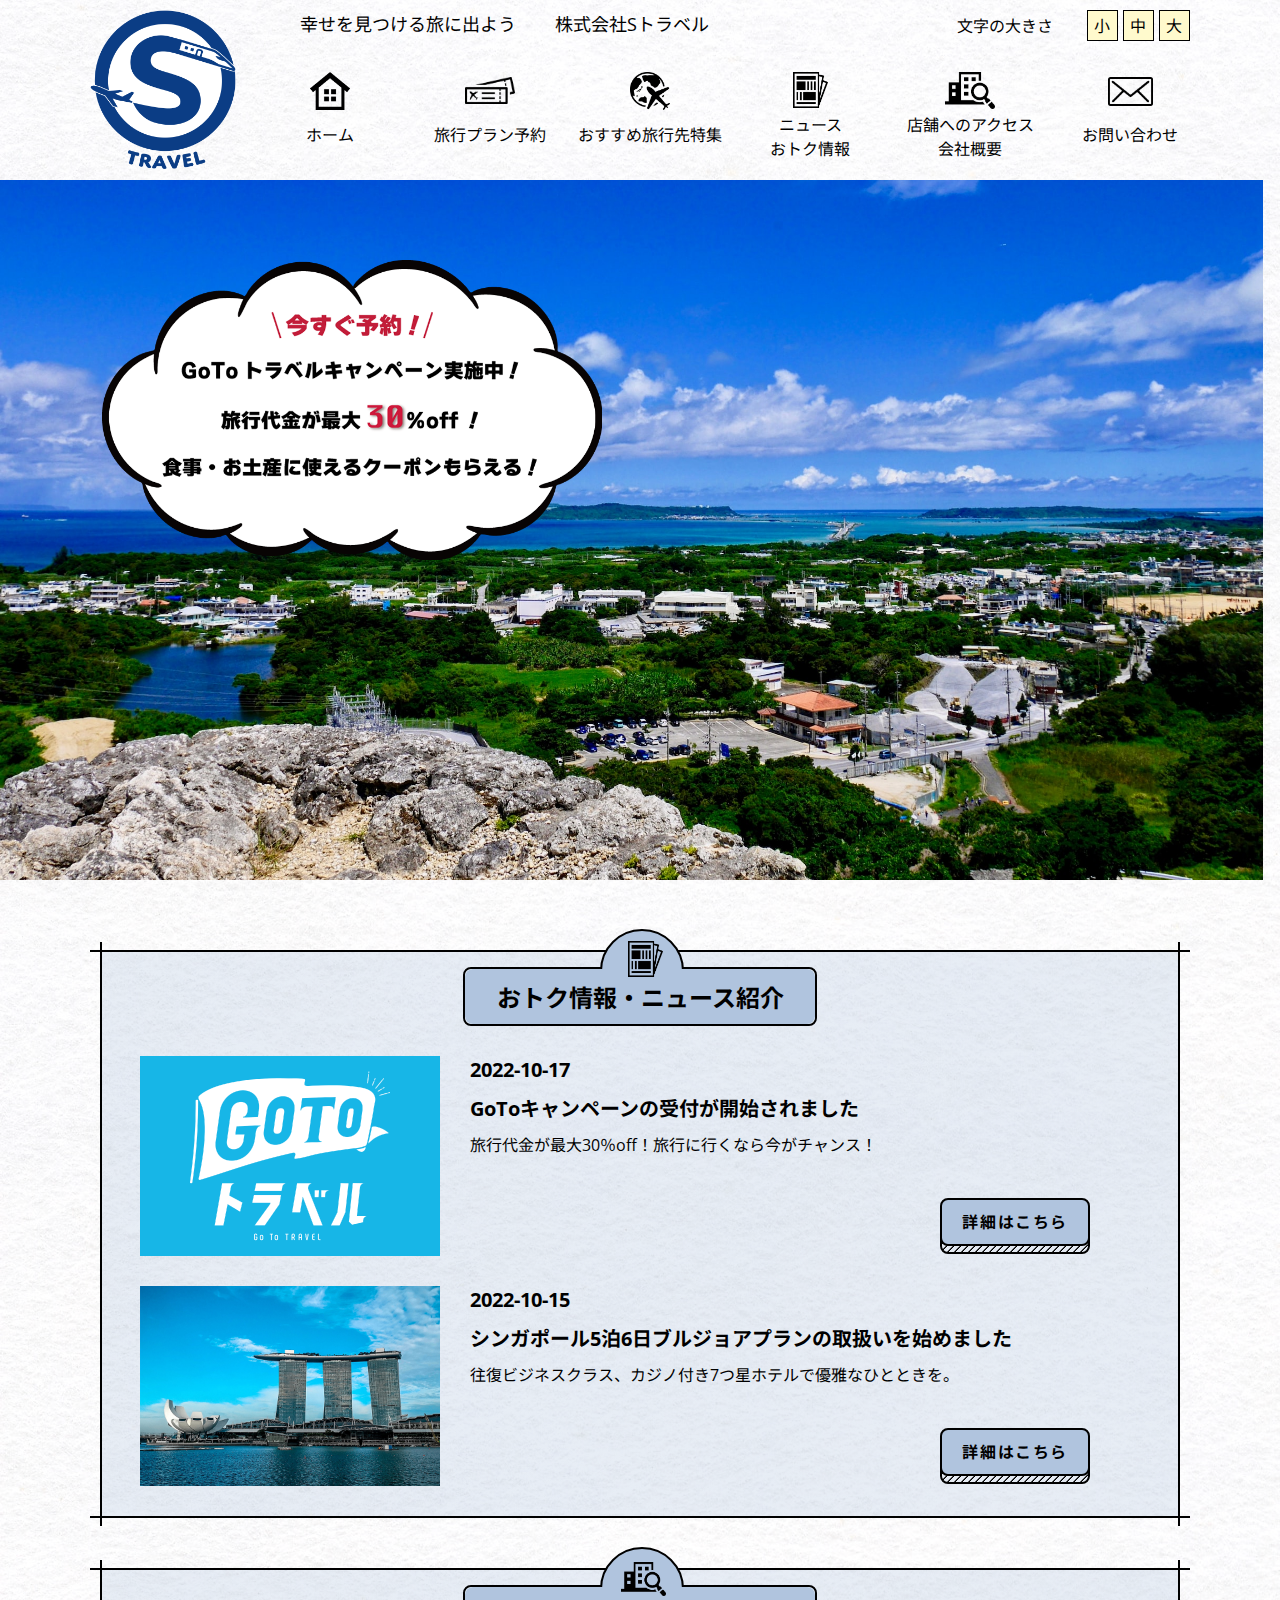
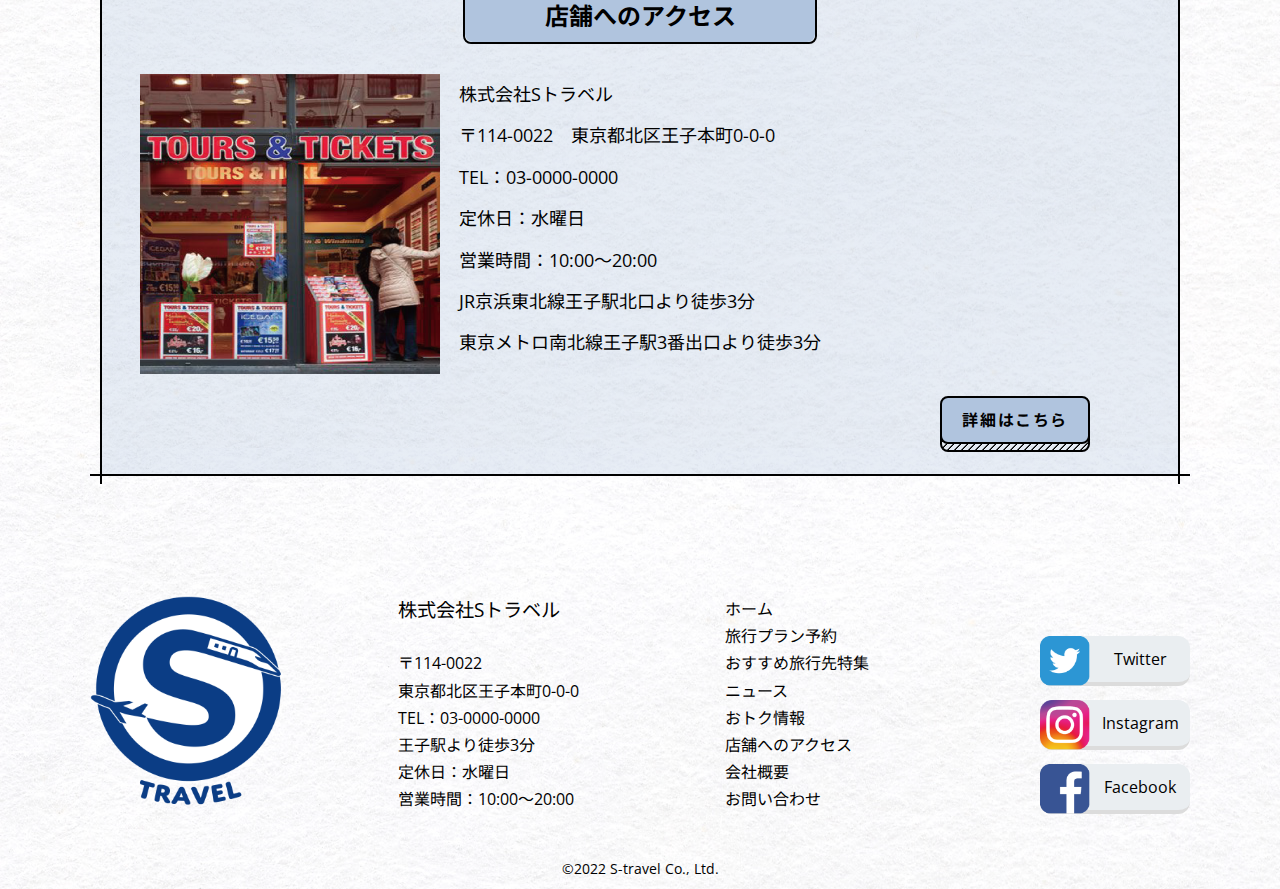
<file: index.html>
<!DOCTYPE html>
<html lang="ja">

<head>
    <meta charset="UTF-8">
    <meta name="viewport" content="width=device-width, initial-scale=1.0">
    <title>Sトラベル</title>
    <link rel="stylesheet" href="assets/css/common.css">
    <link rel="stylesheet" href="assets/css/top.css">
    <link rel="icon" href="favicon.ico">
    <!-- google fontsここから -->
    <!-- noto sans & open sans -->
    <link rel="preconnect" href="https://fonts.googleapis.com">
    <link rel="preconnect" href="https://fonts.gstatic.com" crossorigin>
    <link href="https://fonts.googleapis.com/css2?family=Noto+Sans+JP&display=swap" rel="stylesheet">
    <link href="https://fonts.googleapis.com/css2?family=Open+Sans&text=0123456789&display=swap" rel="stylesheet">
    <!-- google fontsここまで -->
    <script src="assets/js/jquery-3.6.1.min.js"></script>
    <script src="assets/js/common.js"></script>
    <script src="assets/js/top.js"></script>
</head>

<body>
    <header>
        <div class="bg">
            <div class="inner">
                <!-- ハンバーガーメニュー -->
                <div class="openbtn">
                    <div class="openbtn-area"><span></span><span></span><span></span></div>
                </div>

                <div class="ds_f jc_sb">
                    <!-- logo -->
                    <div class="header_logo"><a href="#"><img src="assets/images/S-travel.png"
                                alt="Sトラベル"></a>
                    </div>

                    <div class="header_content ds_f">
                        <div class="header_word ds_f jc_sb">
                            <p>幸せを見つける旅に出よう</p>
                            <p class="s_travel">株式会社Sトラベル</p>
                            <ul class="size_btn ds_f">
                                <li>文字の大きさ</li>
                                <li><a href="#">小</a></li>
                                <li><a href="#">中</a></li>
                                <li><a href="#">大</a></li>
                            </ul>
                        </div>
                        <!-- nav -->
                        <nav id="g-nav">
                            <ul class="ta_c">
                                <li><a href="#">ホーム</a></li>
                                <li><a href="plan/index.html">旅行プラン予約</a>
                                    <ul>
                                        <li><a href="plan/index.html#domestic">国内</a></li>
                                        <li><a href="plan/index.html#overseas">海外</a></li>
                                    </ul>
                                </li>
                                <li><a href="feature/index.html">おすすめ旅行先特集</a>
                                    <ul>
                                        <li><a href="feature/index.html#domestic">国内</a></li>
                                        <li><a href="feature/index.html#overseas">海外</a></li>
                                    </ul>
                                </li>
                                <li><a href="news/index.html">ニュース<br>おトク情報</a>
                                    <ul>
                                        <li><a href="news/index.html#news">ニュース</a></li>
                                        <li><a href="news/index.html#value">おトク情報</a></li>
                                    </ul>
                                </li>
                                <li><a href="about/index.html">店舗へのアクセス<br>会社概要</a>
                                    <ul>
                                        <li><a href="about/index.html#access">店舗へのアクセス</a></li>
                                        <li><a href="about/index.html#company">会社概要</a></li>
                                    </ul>
                                </li>
                                <li><a href="contact/index.html">お問い合わせ</a></li>
                            </ul>
                        </nav>
                    </div>
                </div>
            </div>
        </div>
    </header>
    <!-- ここまで共通 -->

    <main>
        <!-- main_visual -->
        <div class="main_visual">
            <ul class="slide ta_c">
                <li><img src="assets/images/mv_okinawa.jpg" alt="沖縄の写真"></li>
                <li><img src="assets/images/mv_map.jpg" alt="世界地図"></li>
                <li><img src="assets/images/mv_shop.jpg" alt="店内写真"></li>
            </ul>
            <div class="inner"><a href="plan/index.html"><img class="sample" src="assets/images/goto_banner.png"
                        alt="GoToバナー"></a></div>

        </div>

        <!-- innerここから -->
        <div class="inner">
            <!-- news -->
            <article class="top_news line">
                <h1>
                    <i></i><span>おトク情報・ニュース紹介</span>
                </h1>

                <!-- news1 -->
                <div class="top_news1 ds_f">
                    <img src="assets/images/GoTo.png" alt="GoToキャンペーン">
                    <section>
                        <h2>2022-10-17</h2>
                        <h2>GoToキャンペーンの受付が開始されました</h2>
                        <p>旅行代金が最大30％off！旅行に行くなら今がチャンス！</p>

                        <div><a href="news/index.html#news1" class="detail_btn section_btn1"><span>詳細はこちら</span></a>
                        </div>
                    </section>
                </div>

                <!-- news2 -->
                <div class="top_news2 ds_f">
                    <img src="assets/images/singapore.jpg" alt="シンガポール">
                    <section>
                        <h2>2022-10-15</h2>
                        <h2>シンガポール5泊6日ブルジョアプランの取扱いを始めました</h2>
                        <p>往復ビジネスクラス、カジノ付き7つ星ホテルで優雅なひとときを。</p>

                        <div><a href="news/index.html#news2" class="detail_btn section_btn1"><span>詳細はこちら</span></a>
                        </div>
                    </section>
                </div>
            </article>

            <!-- access -->
            <article class="top_access line">
                <h1>
                    <i></i><span>店舗へのアクセス</span>
                </h1>

                <div class="ds_f jc_sb">
                    <img src="assets/images/shop_photo.png" alt="店内写真">
                    <address>
                        株式会社Sトラベル
                        <br>〒114-0022　東京都北区王子本町0-0-0
                        <br>TEL：03-0000-0000
                        <br>定休日：水曜日
                        <br>営業時間：10:00～20:00
                        <br><span>JR京浜東北線王子駅北口より徒歩3分</span>
                        <br><span>東京メトロ南北線王子駅3番出口より徒歩3分</span>
                    </address>
                    <iframe
                        src="https://www.google.com/maps/embed?pb=!1m18!1m12!1m3!1d1144.7667695828634!2d139.73510771619794!3d35.75352352483738!2m3!1f0!2f0!3f0!3m2!1i1024!2i768!4f13.1!3m3!1m2!1s0x6018927c421fa863%3A0xafda75ce8990d2c2!2z44CSMTE0LTAwMjIg5p2x5Lqs6YO95YyX5Yy6546L5a2Q5pys55S677yR5LiB55uu77yR4oiS77yR77yS!5e0!3m2!1sja!2sjp!4v1665985936625!5m2!1sja!2sjp"
                        width="300" height="300" style="border:0;" allowfullscreen="" loading="lazy"
                        referrerpolicy="no-referrer-when-downgrade"></iframe>
                </div>

                <div class="article_btn"><a href="about/index.html"
                        class="detail_btn section_btn2"><span>詳細はこちら</span></a></div>
            </article>
            <!-- innerここまで -->
        </div>
    </main>

    <!-- ここから共通 -->
    <footer id="footer">
        <div class="ds_f jc_sb inner">

            <!-- footer_logo -->
            <div class="footer_logo"><a href="#"><img src="assets/images/S-travel.png" alt="Sトラベル"></a></div>

            <!-- 会社情報 -->
            <address class="footer_address">
                <span>株式会社Sトラベル</span>
                <br>〒114-0022
                <br>東京都北区王子本町0-0-0
                <br>TEL：<a tabindex="-1">03-0000-0000</a>
                <br>王子駅より徒歩3分
                <br>定休日：水曜日
                <br>営業時間：10:00～20:00
            </address>


            <!-- footer_nav -->
            <ul class="footer_nav">
                <li><a href="#">ホーム</a></li>
                <li><a href="plan/index.html">旅行プラン予約</a></li>
                <li><a href="feature/index.html">おすすめ旅行先特集</a></li>
                <li><a href="news/index.html">ニュース</a></li>
                <li><a href="news/index.html#value">おトク情報</a></li>
                <li><a href="about/index.html">店舗へのアクセス</a></li>
                <li><a href="about/index.html#company">会社概要</a></li>
                <li><a href="contact/index.html">お問い合わせ</a></li>
            </ul>

            <!-- SNS_icon -->
            <ul class="sns ds_f">
                <li>
                    <a href="https://twitter.com/" class="sns_btn ds_f">
                        <div class="btn_icon twitter"></div>
                        <div class="btn_text">Twitter</div>
                    </a>
                </li>

                <li>
                    <a href="https://www.instagram.com/" class="sns_btn ds_f">
                        <div class="btn_icon instagram"></div>
                        <div class="btn_text">Instagram</div>
                    </a>
                </li>

                <li>
                    <a href="https://www.facebook.com/" class="sns_btn ds_f">
                        <div class="btn_icon facebook"></div>
                        <div class="btn_text">Facebook</div>
                    </a>
                </li>
            </ul>

            <!-- SNS_icon_SP -->
            <ul class="sns_sp ds_f">
                <li><a href="https://twitter.com/">
                        <div class="btn_icon twitter"></div>
                    </a></li>

                <li><a href="https://www.instagram.com/">
                        <div class="btn_icon instagram"></div>
                    </a></li>

                <li><a href="https://www.facebook.com/">
                        <div class="btn_icon facebook"></div>
                    </a></li>
            </ul>

            <!-- TOPへ戻る -->
            <div id="page-top">
                <a href="#">
                    <ul class="ds_f jc_sb">
                        <li>TOPへ</li>
                        <li>戻る</li>
                    </ul>
                </a>
            </div>
        </div>
        <p class="copy ta_c">&copy;2022 S-travel Co., Ltd.</p>
    </footer>
</body>

</html>
</file>
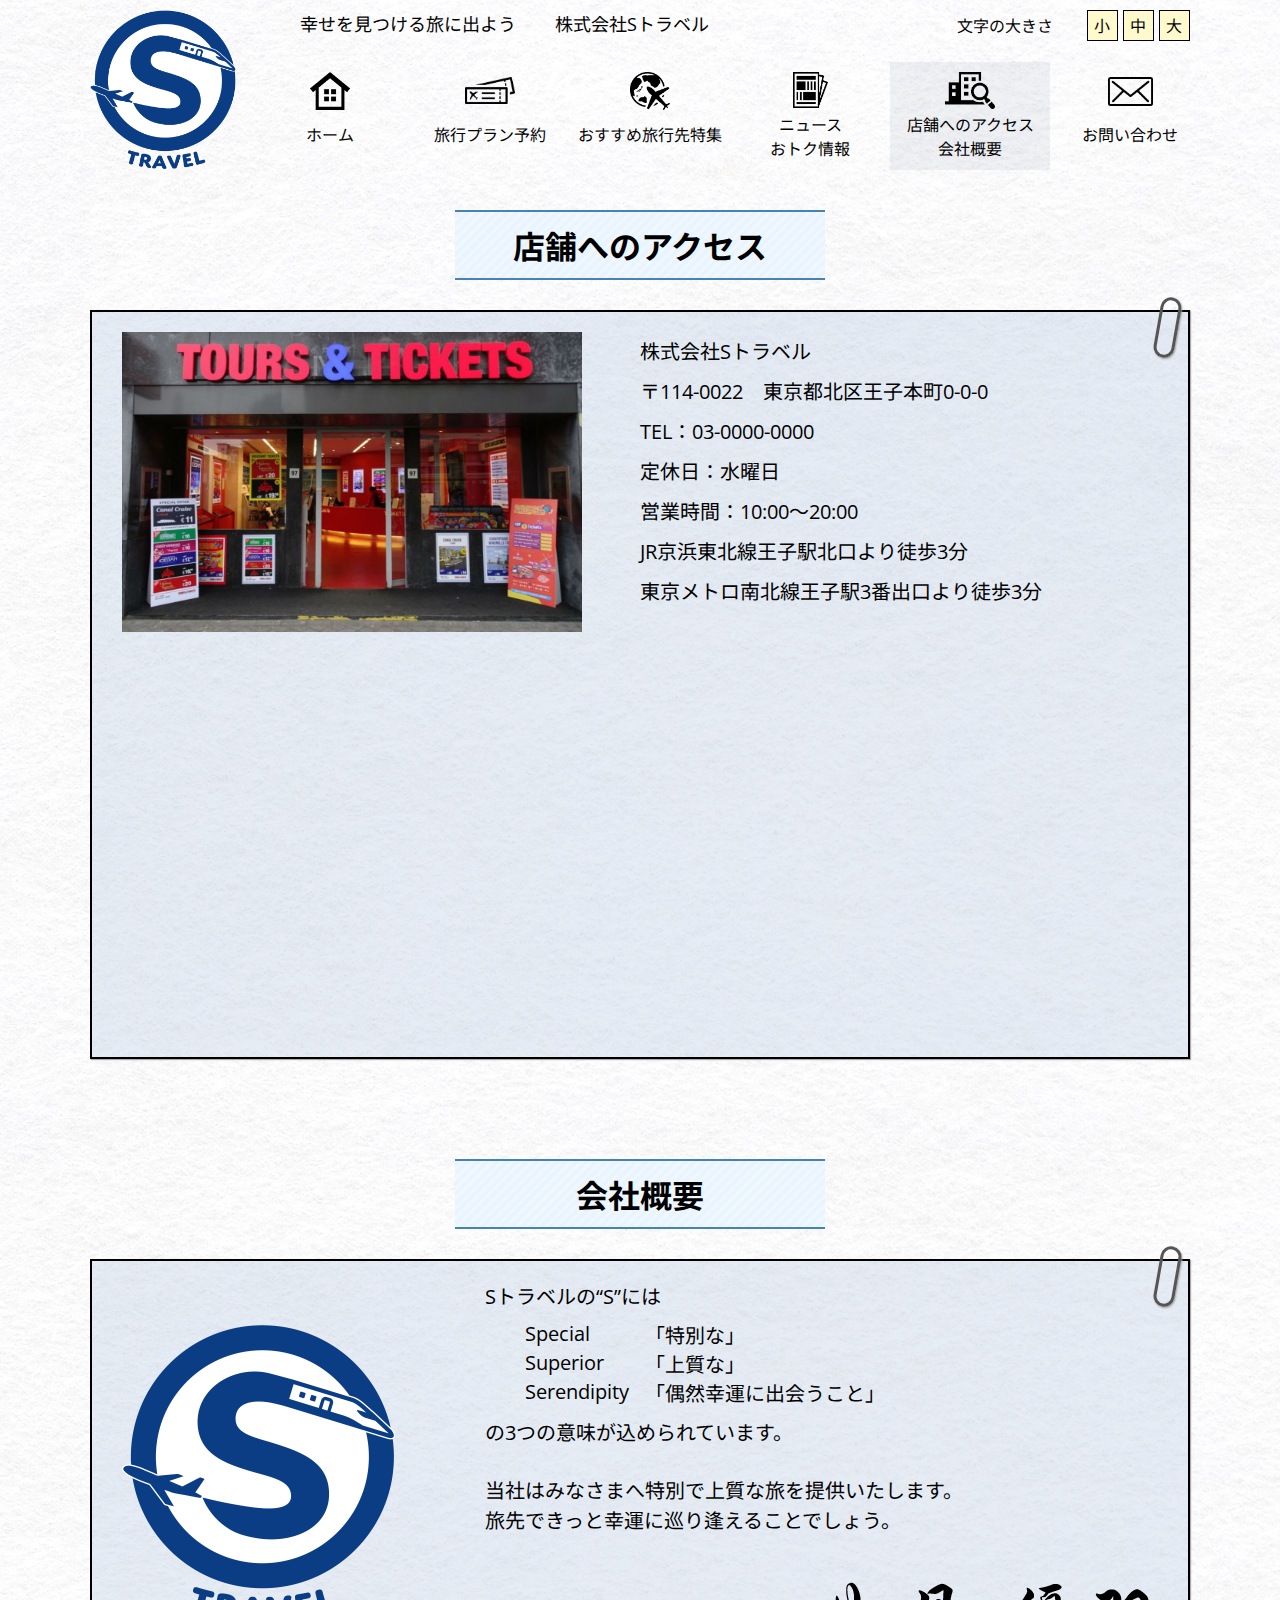
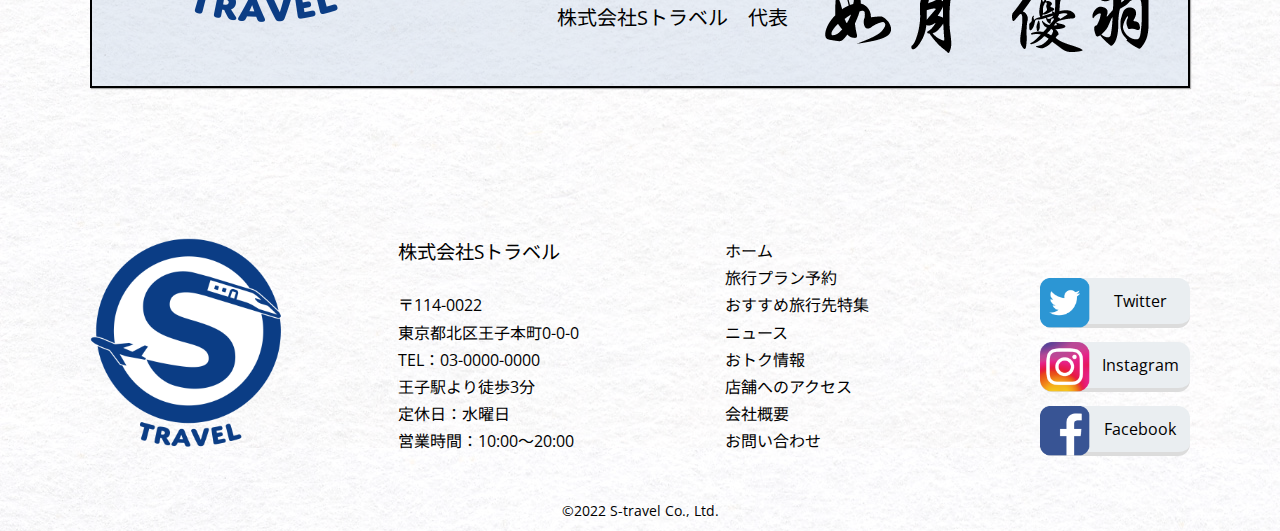
<file: about/index.html>
<!DOCTYPE html>
<html lang="ja">

<head>
    <meta charset="UTF-8">
    <meta name="viewport" content="width=device-width, initial-scale=1.0">
    <title>店舗へのアクセス・会社概要 ｜ Sトラベル</title>
    <link rel="stylesheet" href="../assets/css/common.css">
    <link rel="stylesheet" href="../assets/css/about.css">
    <link rel="icon" href="../favicon.ico">
    <!-- google fontsここから -->
    <!-- noto sans & open sans -->
    <link rel="preconnect" href="https://fonts.googleapis.com">
    <link rel="preconnect" href="https://fonts.gstatic.com" crossorigin>
    <link href="https://fonts.googleapis.com/css2?family=Noto+Sans+JP&display=swap" rel="stylesheet">
    <link href="https://fonts.googleapis.com/css2?family=Open+Sans&text=0123456789&display=swap" rel="stylesheet">
    <!-- google fontsここまで -->
    <script src="../assets/js/jquery-3.6.1.min.js"></script>
    <script src="../assets/js/common.js"></script>
</head>

<body>
    <header>
        <div class="bg">
            <div class="inner">
                <!-- ハンバーガーメニュー -->
                <div class="openbtn">
                    <div class="openbtn-area"><span></span><span></span><span></span></div>
                </div>

                <div class="ds_f jc_sb">
                    <!-- logo -->
                    <div class="header_logo"><a href="../index.html"><img src="../assets/images/S-travel.png"
                                alt="Sトラベル"></a></div>

                    <div class="header_content ds_f">
                        <div class="header_word ds_f jc_sb">
                            <p>幸せを見つける旅に出よう</p>
                            <p class="s_travel">株式会社Sトラベル</p>
                            <ul class="size_btn ds_f">
                                <li>文字の大きさ</li>
                                <li><a href="#">小</a></li>
                                <li><a href="#">中</a></li>
                                <li><a href="#">大</a></li>
                            </ul>
                        </div>
                        <!-- nav -->
                        <nav id="g-nav">
                            <ul class="ta_c">
                                <li><a href="../index.html">ホーム</a></li>
                                <li><a href="../plan/index.html">旅行プラン予約</a>
                                    <ul>
                                        <li><a href="../plan/index.html#domestic">国内</a></li>
                                        <li><a href="../plan/index.html#overseas">海外</a></li>
                                    </ul>
                                </li>
                                <li><a href="../feature/index.html">おすすめ旅行先特集</a>
                                    <ul>
                                        <li><a href="../feature/index.html#domestic">国内</a></li>
                                        <li><a href="../feature/index.html#overseas">海外</a></li>
                                    </ul>
                                </li>
                                <li><a href="../news/index.html">ニュース<br>おトク情報</a>
                                    <ul>
                                        <li><a href="../news/index.html#news">ニュース</a></li>
                                        <li><a href="../news/index.html#value">おトク情報</a></li>
                                    </ul>
                                </li>
                                <li><a href="#">店舗へのアクセス<br>会社概要</a>
                                    <ul>
                                        <li><a href="../about/index.html#access">店舗へのアクセス</a></li>
                                        <li><a href="../about/index.html#company">会社概要</a></li>
                                    </ul>
                                </li>
                                <li><a href="../contact/index.html">お問い合わせ</a></li>
                            </ul>
                        </nav>
                    </div>
                </div>
            </div>
        </div>
    </header>
    <!-- ここまで共通 -->

    <main>
        <!-- main_visual -->
        <!--
        <div class="main_visual">
            <ul class="slide ta_c">
                <li>
                    <img src="../assets/images/mv_okinawa.jpg" alt="沖縄の写真">
                    <div class="inner"><img class="sample" src="../assets/images/goto_banner.png" alt="GoToバナー"></div>
                </li>
            </ul>
        </div>
        -->
        <!-- innerここから -->
        <div class="inner">

            <!-- 店舗へのアクセス -->
            <h1 id="acccess" class="ta_c">店舗へのアクセス</h1>
            <div class="access">
                <div class="ds_f jc_sb">
                    <img src="../assets/images/shop.jpg" alt="店舗外観写真">
                    <address>
                        株式会社Sトラベル
                        <br>〒114-0022　東京都北区王子本町0-0-0
                        <br>TEL：<a tabindex="-1">03-0000-0000</a>
                        <br>定休日：水曜日
                        <br>営業時間：10:00～20:00
                        <br><span>JR京浜東北線王子駅北口より徒歩3分</span>
                        <br><span>東京メトロ南北線王子駅3番出口より徒歩3分</span>
                    </address>
                </div>
                <iframe
                    src="https://www.google.com/maps/embed?pb=!1m18!1m12!1m3!1d1144.7667695828634!2d139.73510771619794!3d35.75352352483738!2m3!1f0!2f0!3f0!3m2!1i1024!2i768!4f13.1!3m3!1m2!1s0x6018927c421fa863%3A0xafda75ce8990d2c2!2z44CSMTE0LTAwMjIg5p2x5Lqs6YO95YyX5Yy6546L5a2Q5pys55S677yR5LiB55uu77yR4oiS77yR77yS!5e0!3m2!1sja!2sjp!4v1665985936625!5m2!1sja!2sjp"
                     style="border:0;" allowfullscreen="" loading="lazy"
                    referrerpolicy="no-referrer-when-downgrade"></iframe>
            </div>

            <!-- 会社概要 -->
            <h1 id="company" class="ta_c">会社概要</h1>
            <div class="company">
                <div class="ds_f jc_sb">
                    <img src="../assets/images/S-travel.png" alt="Sトラベル">
                    <div class="company_section">
                        <p>Sトラベルの&ldquo;S&rdquo;には</p>
                        <dl>
                            <dt>Special</dt>
                            <dd>「特別な」</dd>
                            <dt>Superior</dt>
                            <dd>「上質な」</dd>
                            <dt>Serendipity</dt>
                            <dd>「偶然幸運に出会うこと」</dd>
                        </dl>
                        <p>の3つの意味が込められています。</p>
                        <p class="break">当社はみなさまへ特別で上質な旅を提供いたします。
                            <br>旅先できっと幸運に巡り逢えることでしょう。
                        </p>
                        <ul class="name ds_f">
                            <li>株式会社Sトラベル　代表</li>
                            <li><img src="../assets/images/name.png" alt="如月優羽"></li>
                        </ul>
                    </div>
                </div>
            </div>

        <!-- innerここまで -->
        </div>
    </main>

    <!-- ここから共通 -->
    <footer id="footer">
        <div class="ds_f jc_sb inner">

            <!-- footer_logo -->
            <div class="footer_logo"><a href="../index.html"><img src="../assets/images/S-travel.png" alt="Sトラベル"></a>
            </div>

            <!-- 会社情報 -->
            <address class="footer_address">
                <span>株式会社Sトラベル</span>
                <br>〒114-0022
                <br>東京都北区王子本町0-0-0
                <br>TEL：<a tabindex="-1">03-0000-0000</a>
                <br>王子駅より徒歩3分
                <br>定休日：水曜日
                <br>営業時間：10:00～20:00
            </address>


            <!-- footer_nav -->
            <ul class="footer_nav">
                <li><a href="../index.html">ホーム</a></li>
                <li><a href="../plan/index.html">旅行プラン予約</a></li>
                <li><a href="../feature/index.html">おすすめ旅行先特集</a></li>
                <li><a href="../news/index.html">ニュース</a></li>
                <li><a href="../news/index.html#value">おトク情報</a></li>
                <li><a href="../about/index.html#access">店舗へのアクセス</a></li>
                <li><a href="../about/index.html#company">会社概要</a></li>
                <li><a href="../contact/index.html">お問い合わせ</a></li>
            </ul>

            <!-- SNS_icon -->
            <ul class="sns ds_f">
                <li>
                    <a href="https://twitter.com/" class="sns_btn ds_f">
                        <div class="btn_icon twitter"></div>
                        <div class="btn_text">Twitter</div>
                    </a>
                </li>

                <li>
                    <a href="https://www.instagram.com/" class="sns_btn ds_f">
                        <div class="btn_icon instagram"></div>
                        <div class="btn_text">Instagram</div>
                    </a>
                </li>

                <li>
                    <a href="https://www.facebook.com/" class="sns_btn ds_f">
                        <div class="btn_icon facebook"></div>
                        <div class="btn_text">Facebook</div>
                    </a>
                </li>
            </ul>

            <!-- SNS_icon_SP -->
            <ul class="sns_sp ds_f">
                <li><a href="https://twitter.com/">
                        <div class="btn_icon twitter"></div>
                    </a></li>

                <li><a href="https://www.instagram.com/">
                        <div class="btn_icon instagram"></div>
                    </a></li>

                <li><a href="https://www.facebook.com/">
                        <div class="btn_icon facebook"></div>
                    </a></li>
            </ul>

            <!-- TOPへ戻る -->
            <div id="page-top">
                <a href="#">
                    <ul class="ds_f jc_sb">
                        <li>TOPへ</li>
                        <li>戻る</li>
                    </ul>
                </a>
            </div>
        </div>
        <p class="copy ta_c">&copy;2022 S-travel Co., Ltd.</p>
    </footer>
</body>

</html>
</file>
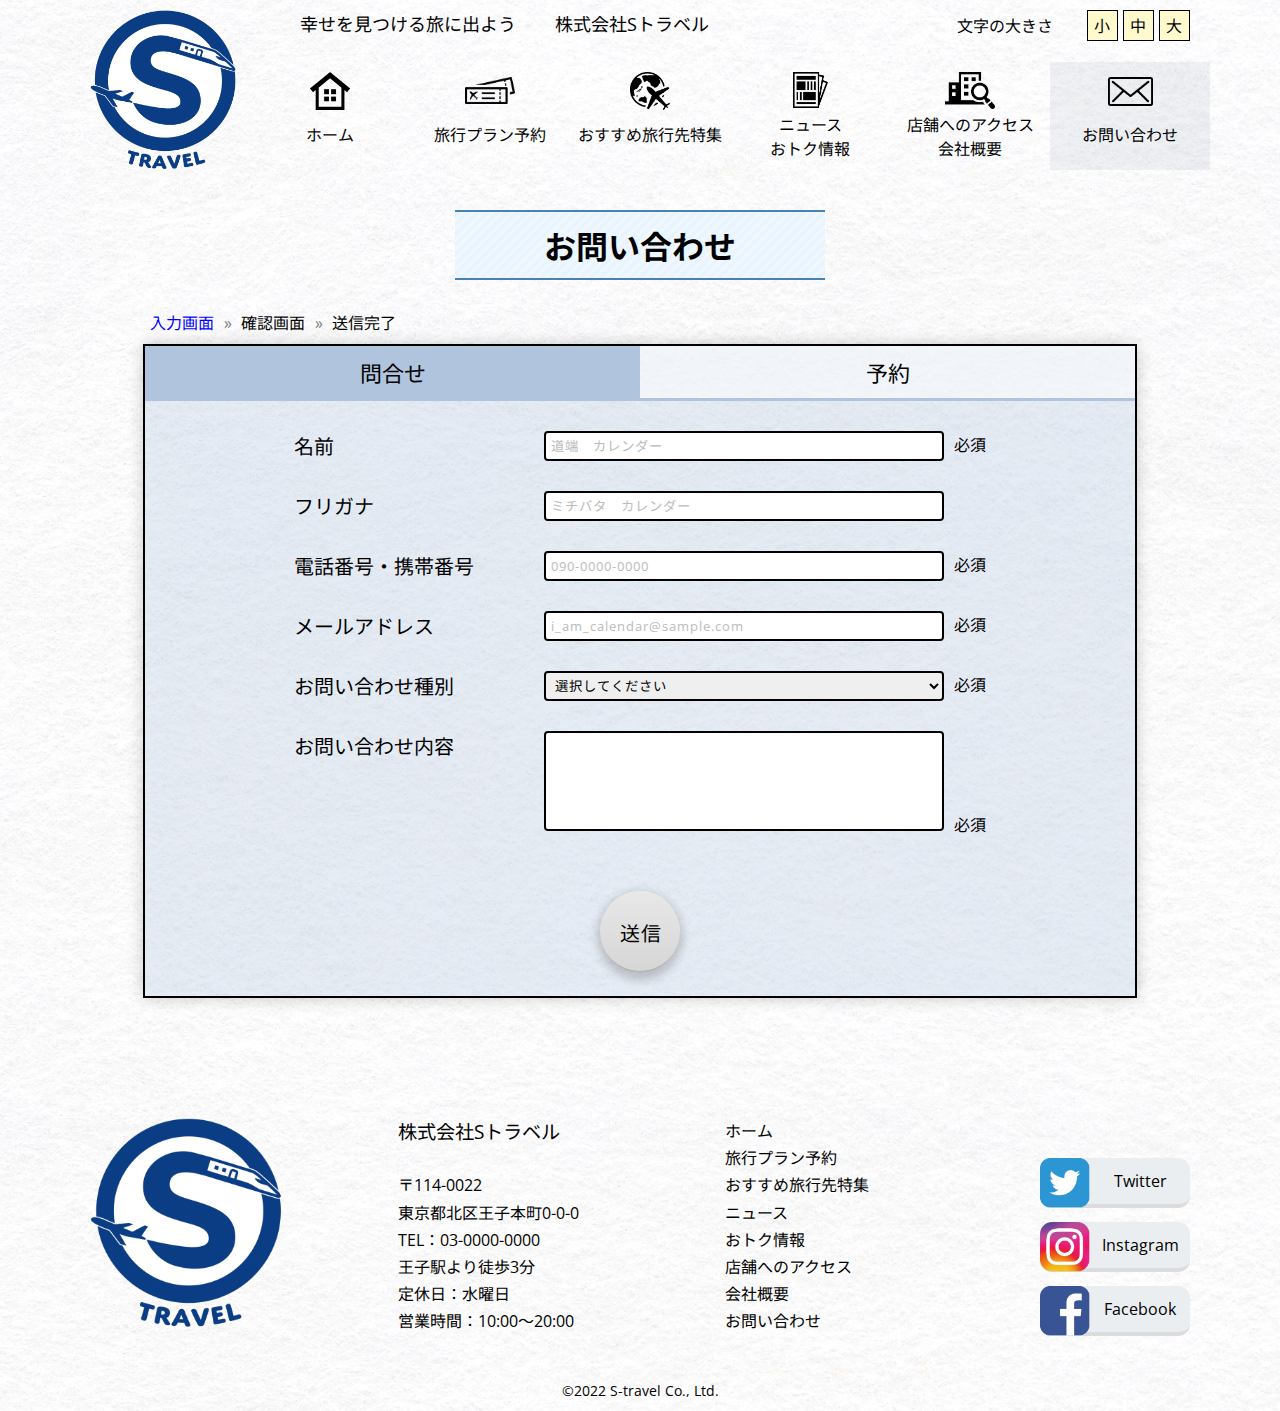
<file: contact/index.html>
<!DOCTYPE html>
<html lang="ja">

<head>
    <meta charset="UTF-8">
    <meta name="viewport" content="width=device-width, initial-scale=1.0">
    <title>お問い合わせ ｜ Sトラベル</title>
    <link rel="stylesheet" href="../assets/css/common.css">
    <link rel="stylesheet" href="../assets/css/contact.css">
    <link rel="icon" href="../favicon.ico">
    <!-- google fontsここから -->
    <!-- noto sans & open sans -->
    <link rel="preconnect" href="https://fonts.googleapis.com">
    <link rel="preconnect" href="https://fonts.gstatic.com" crossorigin>
    <link href="https://fonts.googleapis.com/css2?family=Noto+Sans+JP&display=swap" rel="stylesheet">
    <link href="https://fonts.googleapis.com/css2?family=Open+Sans&text=0123456789&display=swap" rel="stylesheet">
    <!-- google fontsここまで -->
    <script src="../assets/js/jquery-3.6.1.min.js"></script>
    <script src="../assets/js/common.js"></script>
    <script src="../assets/js/contact.js"></script>
</head>

<body>
    <header>
        <div class="bg">
            <div class="inner">
                <!-- ハンバーガーメニュー -->
                <div class="openbtn">
                    <div class="openbtn-area"><span></span><span></span><span></span></div>
                </div>

                <div class="ds_f jc_sb">
                    <!-- logo -->
                    <div class="header_logo"><a href="../index.html"><img src="../assets/images/S-travel.png"
                                alt="Sトラベル"></a></div>

                    <div class="header_content ds_f">
                        <div class="header_word ds_f jc_sb">
                            <p>幸せを見つける旅に出よう</p>
                            <p class="s_travel">株式会社Sトラベル</p>
                            <ul class="size_btn ds_f">
                                <li>文字の大きさ</li>
                                <li><a href="#">小</a></li>
                                <li><a href="#">中</a></li>
                                <li><a href="#">大</a></li>
                            </ul>
                        </div>
                        <!-- nav -->
                        <nav id="g-nav">
                            <ul class="ta_c">
                                <li><a href="../index.html">ホーム</a></li>
                                <li><a href="../plan/index.html">旅行プラン予約</a>
                                    <ul>
                                        <li><a href="../plan/index.html#domestic">国内</a></li>
                                        <li><a href="../plan/index.html#overseas">海外</a></li>
                                    </ul>
                                </li>
                                <li><a href="../feature/index.html">おすすめ旅行先特集</a>
                                    <ul>
                                        <li><a href="../feature/index.html#domestic">国内</a></li>
                                        <li><a href="../feature/index.html#overseas">海外</a></li>
                                    </ul>
                                </li>
                                <li><a href="../news/index.html">ニュース<br>おトク情報</a>
                                    <ul>
                                        <li><a href="../news/index.html#news">ニュース</a></li>
                                        <li><a href="../news/index.html#value">おトク情報</a></li>
                                    </ul>
                                </li>
                                <li><a href="../about/index.html">店舗へのアクセス<br>会社概要</a>
                                    <ul>
                                        <li><a href="../about/index.html#access">店舗へのアクセス</a></li>
                                        <li><a href="../about/index.html#company">会社概要</a></li>
                                    </ul>
                                </li>
                                <li><a href="#">お問い合わせ</a></li>
                            </ul>
                        </nav>
                    </div>
                </div>
            </div>
        </div>
    </header>
    <!-- ここまで共通 -->

    <main>
        <!-- innerここから -->
        <div class="inner">

            <!-- 問合せフォーム -->
            <h1 class="ta_c">お問い合わせ</h1>

            <!-- パンくずリスト -->
            <ol class="breadcrumb ds_f">
                <li><span>入力画面</span></li>
                <li>確認画面</li>
                <li>送信完了</li>
            </ol>

            <form action="#" method="POST">
                <div class="contact">

                    <!-- ラジオボタン -->
                    <input type="radio" name="tab-radio" class="tab_radio" id="tab1_1" checked>
                    <input type="radio" name="tab-radio" class="tab_radio" id="tab1_2">

                    <!-- メニュー -->
                    <label for="tab1_1" class="tab_menu1" id="tab_menu1_1">問合せ</label>
                    <label for="tab1_2" class="tab_menu1" id="tab_menu1_2">予約</label>

                    <!--問合せが選択された場合-->
                    <div class="tab-content-item" id="tab_content1_1">
                        <dl>
                            <!--名前-->
                            <dt>名前</dt>
                            <dd><input type="text" name="name" placeholder="道端　カレンダー" required></dd>

                            <!--フリガナ-->
                            <dt>フリガナ</dt>
                            <dd class="kana"><input type="text" name="kana" placeholder="ミチバタ　カレンダー"></dd>

                            <!--電話番号-->
                            <dt>電話番号・携帯番号</dt>
                            <dd><input type="tel" name="tel" placeholder="090-0000-0000" required></dd>

                            <!--メールアドレス-->
                            <dt>メールアドレス</dt>
                            <dd><input type="email" name="email" placeholder="i_am_calendar@sample.com" required></dd>

                            <!--問合せ種別-->
                            <dt>お問い合わせ種別</dt>
                            <dd>
                                <select name="message_type" required>
                                    <option value="">選択してください</option>
                                    <option value="旅行プランについて">旅行プランについて</option>
                                    <option value="おトク情報ついて">おトク情報ついて</option>
                                    <option value="当社について">当社について</option>
                                    <option value="その他">その他</option>
                                </select>
                            </dd>

                            <!--問合せ内容-->
                            <dt>お問い合わせ内容</dt>
                            <dd>
                                <textarea name="message" required></textarea>
                            </dd>
                        </dl>
                    </div>

                    <!--予約が選択された場合-->
                    <div class="tab-content-item" id="tab_content1_2">
                        <dl>
                            <!--名前-->
                            <dt>名前</dt>
                            <dd><input type="text" name="name" placeholder="道端　カレンダー" required></dd>

                            <!--フリガナ-->
                            <dt>フリガナ</dt>
                            <dd class="kana"><input type="text" name="kana" placeholder="ミチバタ　カレンダー"></dd>

                            <!--電話番号-->
                            <dt>電話番号・携帯番号</dt>
                            <dd><input type="tel" name="tel" placeholder="090-0000-0000" required></dd>

                            <!--メールアドレス-->
                            <dt>メールアドレス</dt>
                            <dd><input type="email" name="email" placeholder="i_am_calendar@sample.com" required></dd>
                        </dl>

                        <div class="plan_section">
                            <p>予約する旅行プラン</p>

                            <!--ラジオボタン-->
                            <input type="radio" name="tab_radio" class="tab_radio" id="tab2_1" checked>
                            <input type="radio" name="tab_radio" class="tab_radio" id="tab2_2">

                            <!--メニュー-->
                            <label for="tab2_1" class="tab_menu2" id="tab_menu2_1">国内</label>
                            <label for="tab2_2" class="tab_menu2" id="tab_menu2_2">海外</label>

                            <!--国内が選択された場合-->
                            <div class="plan_select" id="plan_select1">
                                <select name="plan_select" required>
                                    <option value="">選択してください</option>
                                    <option value="雪舞う北海道縦断プラン">【北海道】雪舞う北海道縦断プラン</option>
                                    <option value="冬のうまいもん食い倒れプラン">【大阪】冬のうまいもん食い倒れプラン</option>
                                    <option value="真冬でもなんくるないさプラン">【沖縄】真冬でもなんくるないさプラン</option>
                                </select>
                            </div>

                            <!--海外が選択された場合-->
                            <div class="plan_select" id="plan_select2">
                                <select name="plan_select" required>
                                    <option value="">選択してください</option>
                                    <option value="人気の韓国コスメ爆買いプラン">【韓国】人気の韓国コスメ爆買いプラン</option>
                                    <option value="天国すぎて帰りたくなくなるプラン">【ニューカレドニア】天国すぎて帰りたくなくなるプラン</option>
                                    <option value="花の都で芸術と美食に触れる6日間">【パリ】花の都で芸術と美食に触れる6日間</option>
                                </select>
                            </div>
                        </div>


                        <dl>
                            <!--出発日-->
                            <dt>出発日</dt>
                            <dd><input type="date" name="date" required></dd>

                            <!--人数-->
                            <dt>人数</dt>
                            <dd>
                                <select name="number" class="number_select" required>
                                    <option value="">大人</option>
                                    <option value="大人1">大人1</option>
                                    <option value="大人2">大人2</option>
                                    <option value="大人3">大人3</option>
                                    <option value="大人4">大人4</option>
                                </select>

                                <select name="number" class="number_select" required>
                                    <option value="">子ども</option>
                                    <option value="子ども0">子ども0</option>
                                    <option value="子ども1">子ども1</option>
                                    <option value="子ども2">子ども2</option>
                                    <option value="子ども3">子ども3</option>
                                    <option value="子ども4">子ども4</option>
                                </select>
                            </dd>
                        </dl>
                    </div>

                    <div class="btn-real ta_c"><input type="submit" value="送信"></div>
                </div>
            </form>

            <!-- innerここまで -->
        </div>
    </main>

    <!-- ここから共通 -->
    <footer id="footer">
        <div class="ds_f jc_sb inner">

            <!-- footer_logo -->
            <div class="footer_logo"><a href="../index.html"><img src="../assets/images/S-travel.png" alt="Sトラベル"></a>
            </div>

            <!-- 会社情報 -->
            <address class="footer_address">
                <span>株式会社Sトラベル</span>
                <br>〒114-0022
                <br>東京都北区王子本町0-0-0
                <br>TEL：<a tabindex="-1">03-0000-0000</a>
                <br>王子駅より徒歩3分
                <br>定休日：水曜日
                <br>営業時間：10:00～20:00
            </address>


            <!-- footer_nav -->
            <ul class="footer_nav">
                <li><a href="../index.html">ホーム</a></li>
                <li><a href="../plan/index.html">旅行プラン予約</a></li>
                <li><a href="../feature/index.html">おすすめ旅行先特集</a></li>
                <li><a href="../news/index.html">ニュース</a></li>
                <li><a href="../news/index.html#value">おトク情報</a></li>
                <li><a href="../about/index.html">店舗へのアクセス</a></li>
                <li><a href="../about/index.html#company">会社概要</a></li>
                <li><a href="#">お問い合わせ</a></li>
            </ul>

            <!-- SNS_icon -->
            <ul class="sns ds_f">
                <li>
                    <a href="https://twitter.com/" class="sns_btn ds_f">
                        <div class="btn_icon twitter"></div>
                        <div class="btn_text">Twitter</div>
                    </a>
                </li>

                <li>
                    <a href="https://www.instagram.com/" class="sns_btn ds_f">
                        <div class="btn_icon instagram"></div>
                        <div class="btn_text">Instagram</div>
                    </a>
                </li>

                <li>
                    <a href="https://www.facebook.com/" class="sns_btn ds_f">
                        <div class="btn_icon facebook"></div>
                        <div class="btn_text">Facebook</div>
                    </a>
                </li>
            </ul>

            <!-- SNS_icon_SP -->
            <ul class="sns_sp ds_f">
                <li><a href="https://twitter.com/">
                        <div class="btn_icon twitter"></div>
                    </a></li>

                <li><a href="https://www.instagram.com/">
                        <div class="btn_icon instagram"></div>
                    </a></li>

                <li><a href="https://www.facebook.com/">
                        <div class="btn_icon facebook"></div>
                    </a></li>
            </ul>

            <!-- TOPへ戻る -->
            <div id="page-top">
                <a href="#">
                    <ul class="ds_f jc_sb">
                        <li>TOPへ</li>
                        <li>戻る</li>
                    </ul>
                </a>
            </div>
        </div>
        <p class="copy ta_c">&copy;2022 S-travel Co., Ltd.</p>
    </footer>
</body>

</html>
</file>
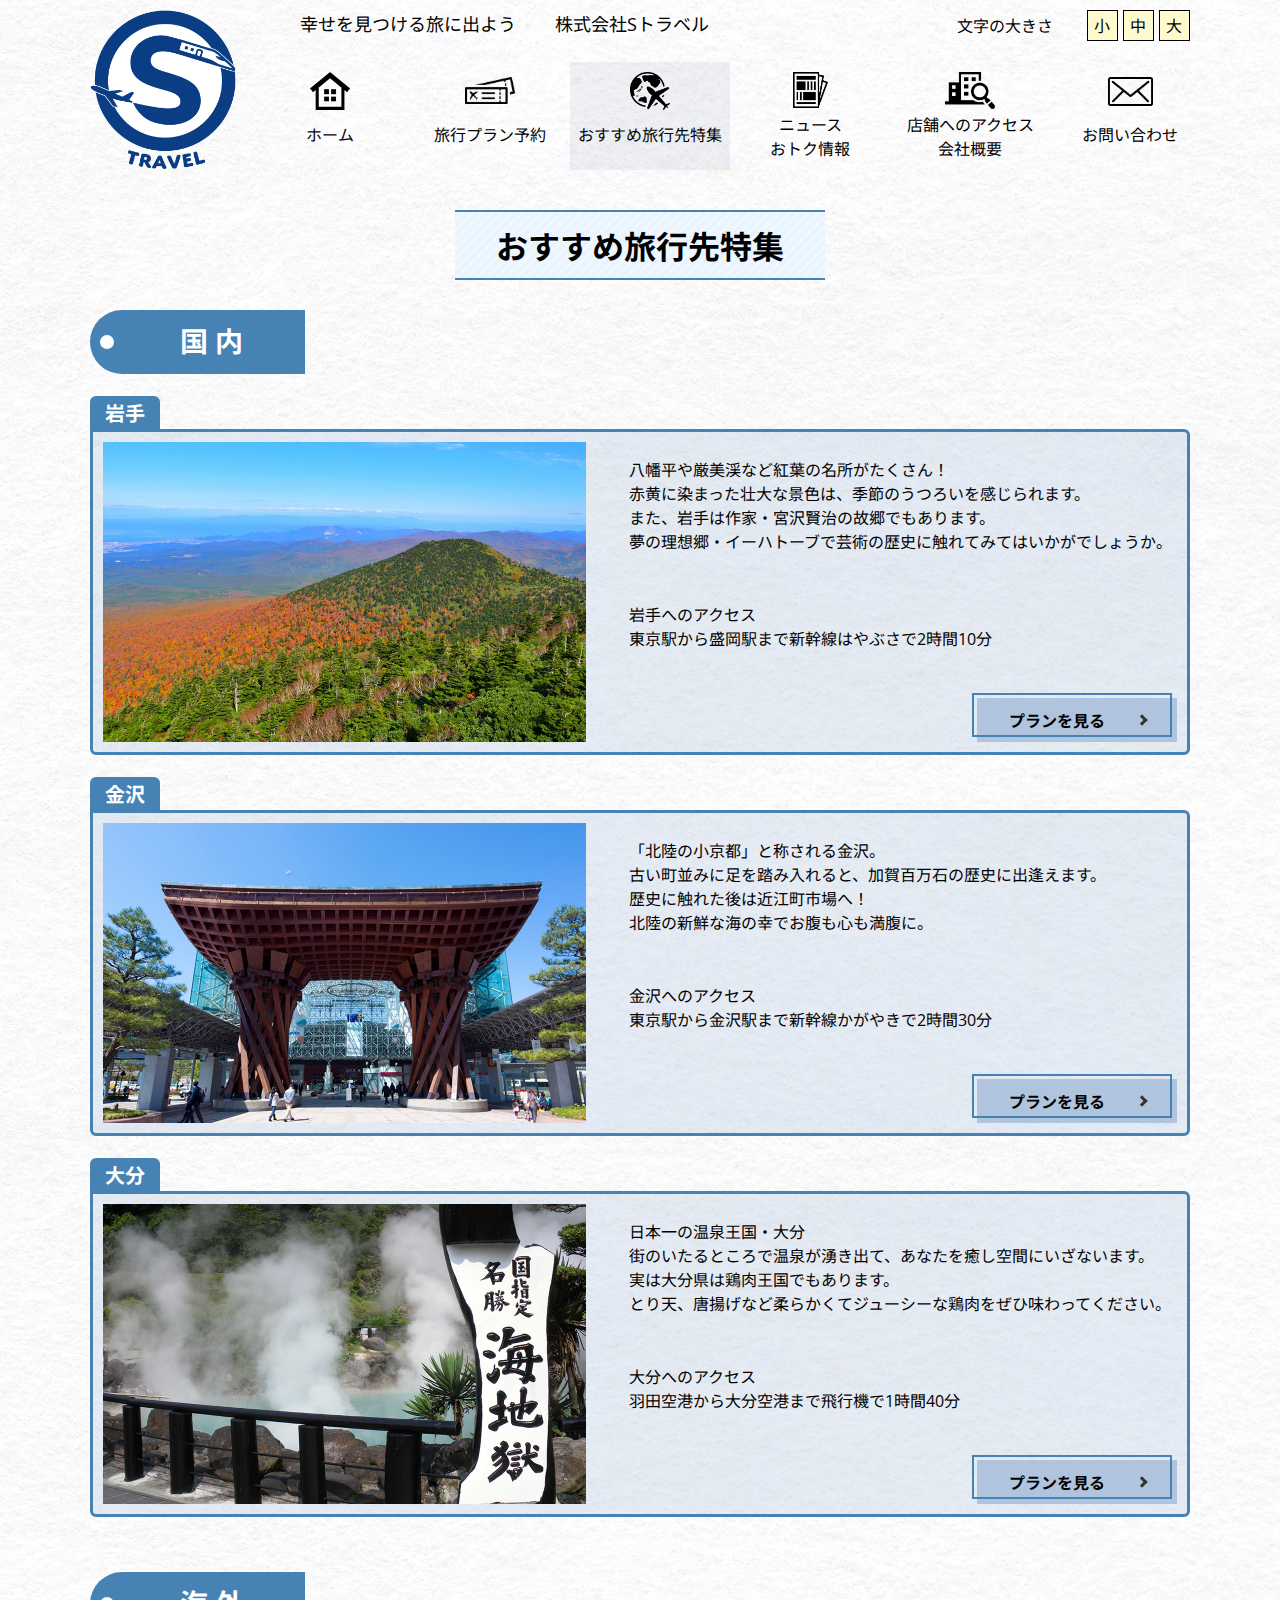
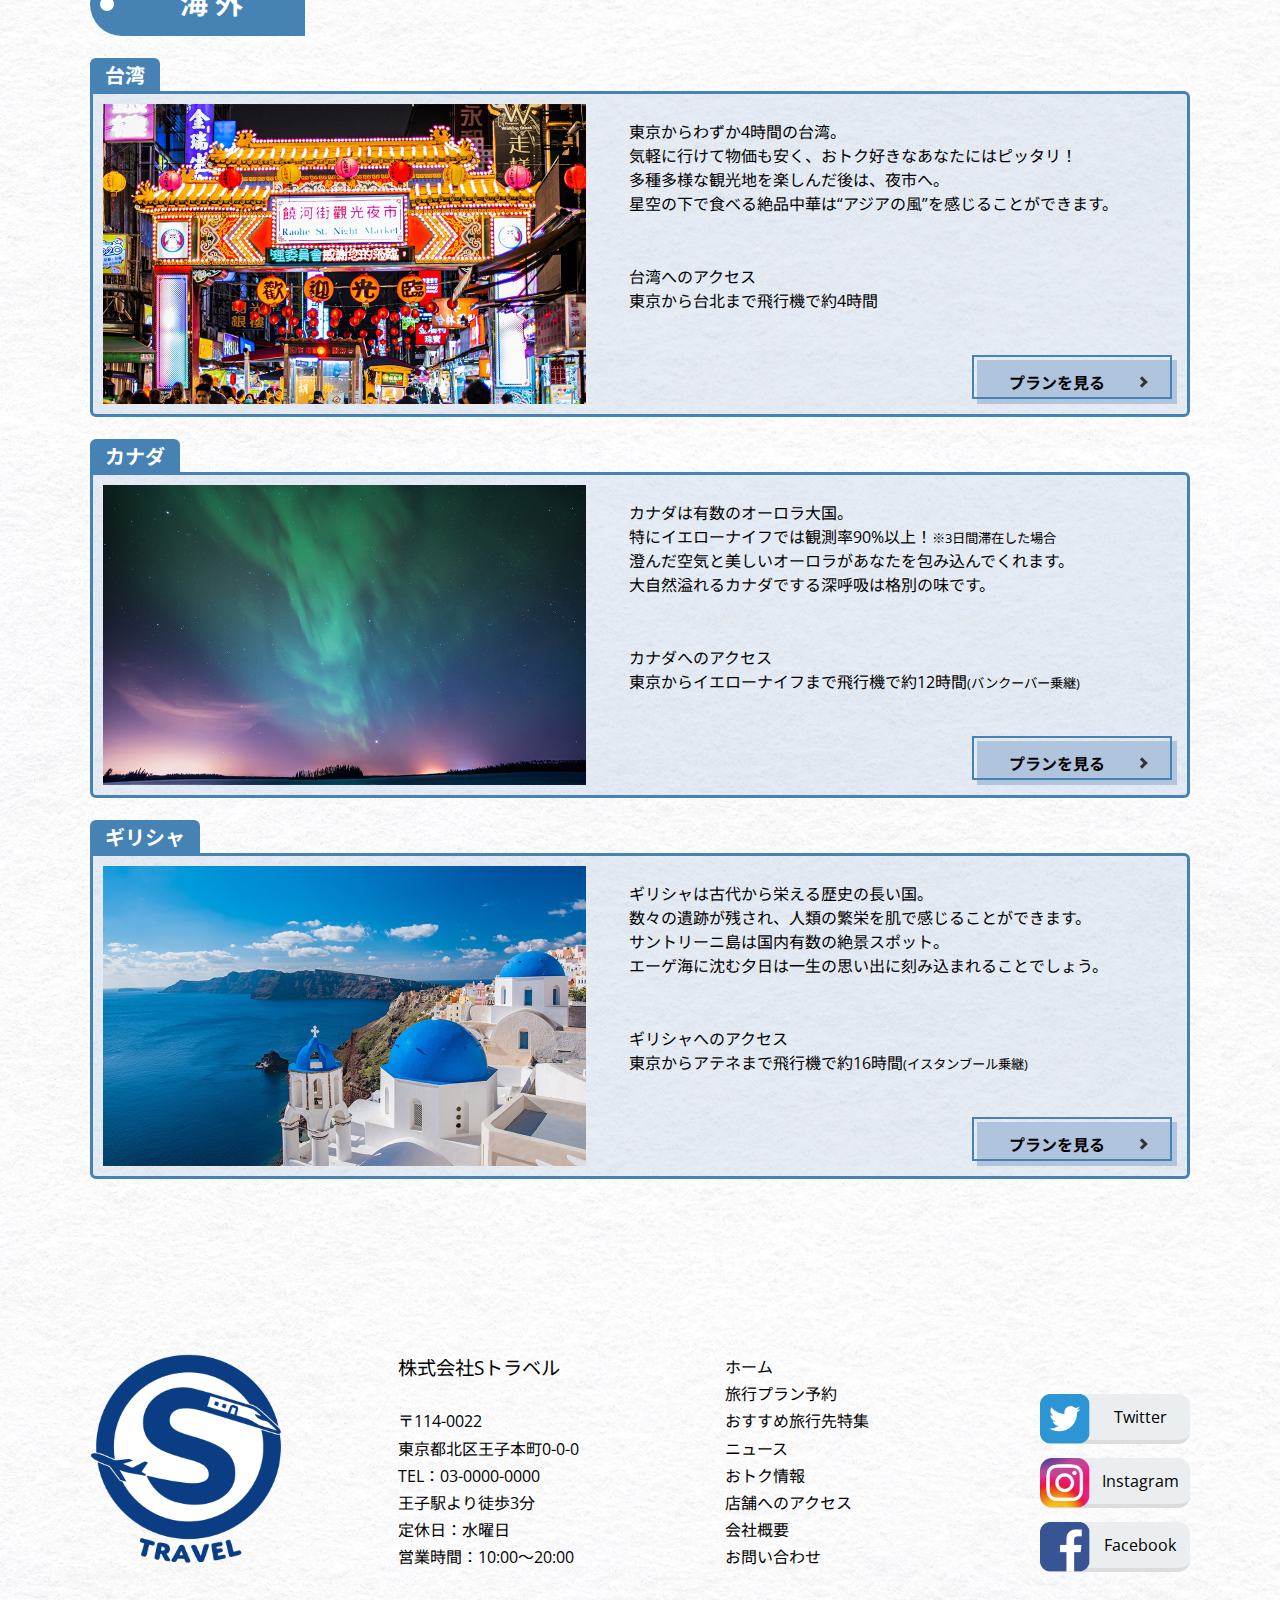
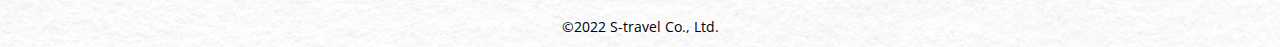
<file: feature/index.html>
<!DOCTYPE html>
<html lang="ja">

<head>
    <meta charset="UTF-8">
    <meta name="viewport" content="width=device-width, initial-scale=1.0">
    <title>おすすめ旅行先特集 ｜ Sトラベル</title>
    <link rel="stylesheet" href="../assets/css/common.css">
    <link rel="stylesheet" href="../assets/css/feature.css">
    <link rel="icon" href="../favicon.ico">
    <!-- google fontsここから -->
    <!-- noto sans & open sans -->
    <link rel="preconnect" href="https://fonts.googleapis.com">
    <link rel="preconnect" href="https://fonts.gstatic.com" crossorigin>
    <link href="https://fonts.googleapis.com/css2?family=Noto+Sans+JP&display=swap" rel="stylesheet">
    <link href="https://fonts.googleapis.com/css2?family=Open+Sans&text=0123456789&display=swap" rel="stylesheet">
    <!-- google fontsここまで -->
    <script src="../assets/js/jquery-3.6.1.min.js"></script>
    <script src="../assets/js/common.js"></script>

</head>

<body>
    <header>
        <div class="bg">
            <div class="inner">
                <!-- ハンバーガーメニュー -->
                <div class="openbtn">
                    <div class="openbtn-area"><span></span><span></span><span></span></div>
                </div>

                <div class="ds_f jc_sb">
                    <!-- logo -->
                    <div class="header_logo"><a href="../index.html"><img src="../assets/images/S-travel.png"
                                alt="Sトラベル"></a></div>

                    <div class="header_content ds_f">
                        <div class="header_word ds_f jc_sb">
                            <p>幸せを見つける旅に出よう</p>
                            <p class="s_travel">株式会社Sトラベル</p>
                            <ul class="size_btn ds_f">
                                <li>文字の大きさ</li>
                                <li><a href="#">小</a></li>
                                <li><a href="#">中</a></li>
                                <li><a href="#">大</a></li>
                            </ul>
                        </div>
                        <!-- nav -->
                        <nav id="g-nav">
                            <ul class="ta_c">
                                <li><a href="../index.html">ホーム</a></li>
                                <li><a href="../plan/index.html">旅行プラン予約</a>
                                    <ul>
                                        <li><a href="../plan/index.html#domestic">国内</a></li>
                                        <li><a href="../plan/index.html#overseas">海外</a></li>
                                    </ul>
                                </li>
                                <li><a href="#">おすすめ旅行先特集</a>
                                    <ul>
                                        <li><a href="../feature/index.html#domestic">国内</a></li>
                                        <li><a href="../feature/index.html#overseas">海外</a></li>
                                    </ul>
                                </li>
                                <li><a href="../news/index.html">ニュース<br>おトク情報</a>
                                    <ul>
                                        <li><a href="../news/index.html#news">ニュース</a></li>
                                        <li><a href="../news/index.html#value">おトク情報</a></li>
                                    </ul>
                                </li>
                                <li><a href="../about/index.html">店舗へのアクセス<br>会社概要</a>
                                    <ul>
                                        <li><a href="../about/index.html#access">店舗へのアクセス</a></li>
                                        <li><a href="../about/index.html#company">会社概要</a></li>
                                    </ul>
                                </li>
                                <li><a href="../contact/index.html">お問い合わせ</a></li>
                            </ul>
                        </nav>
                    </div>
                </div>
            </div>
        </div>
    </header>
    <!-- ここまで共通 -->

    <main>
        <!-- innerここから -->
        <div class="inner">
            <h1 class="ta_c">おすすめ旅行先特集</h1>

            <h2 id="domestic">国内</h2>
            <div class="">
                <!-- 国内おすすめ1 -->
                <div class="plan ds_f jc_sb">
                    <span class="city">岩手</span>
                    <img src="../assets/images/hachimantai.jpg" alt="八幡平の紅葉">
                    <div class="feature_article ds_f jc_sb">
                        <!--
                        <h3>雪舞う北海道縦断プラン</h3>
                        -->
                        <p>
                            八幡平や厳美渓など紅葉の名所がたくさん！
                            <br>赤黄に染まった壮大な景色は、季節のうつろいを感じられます。
                            <br>また、岩手は作家・宮沢賢治の故郷でもあります。
                            <br>夢の理想郷・イーハトーブで芸術の歴史に触れてみてはいかがでしょうか。
                        </p>
                        <dl>
                            <dt>岩手へのアクセス</dt>
                            <dd>東京駅から盛岡駅まで新幹線はやぶさで2時間10分</dd>
                        </dl>
                        <div class="feature_btn">
                            <a href="#">プランを見る</a>
                        </div>
                    </div>
                </div>

                <!-- 国内おすすめ2 -->
                <div class="plan ds_f jc_sb">
                    <span class="city">金沢</span>
                    <img src="../assets/images/kanazawa.jpg" alt="金沢駅">
                    <div class="feature_article ds_f jc_sb">
                        <!--
                        <h3>雪舞う北海道縦断プラン</h3>
                        -->
                        <p>
                            「北陸の小京都」と称される金沢。
                            <br>古い町並みに足を踏み入れると、加賀百万石の歴史に出逢えます。
                            <br>歴史に触れた後は近江町市場へ！
                            <br>北陸の新鮮な海の幸でお腹も心も満腹に。
                        </p>
                        <dl>
                            <dt>金沢へのアクセス</dt>
                            <dd>東京駅から金沢駅まで新幹線かがやきで2時間30分</dd>
                        </dl>
                        <div class="feature_btn">
                            <a href="#">プランを見る</a>
                        </div>
                    </div>
                </div>

                <!-- 国内おすすめ3 -->
                <div class="plan ds_f jc_sb">
                    <span class="city">大分</span>
                    <img src="../assets/images/beppu.jpg" alt="地獄めぐり">
                    <div class="feature_article ds_f jc_sb">
                        <!--
                        <h3>雪舞う北海道縦断プラン</h3>
                        -->
                        <p>
                            日本一の温泉王国・大分
                            <br>街のいたるところで温泉が湧き出て、あなたを癒し空間にいざないます。
                            <br>実は大分県は鶏肉王国でもあります。
                            <br>とり天、唐揚げなど柔らかくてジューシーな鶏肉をぜひ味わってください。
                        </p>
                        <dl>
                            <dt>大分へのアクセス</dt>
                            <dd>羽田空港から大分空港まで飛行機で1時間40分</dd>
                        </dl>
                        <div class="feature_btn">
                            <a href="#">プランを見る</a>
                        </div>
                    </div>
                </div>
            </div>

            <h2 id="overseas">海外</h2>
            <div class="">
                <!-- 海外おすすめ1 -->
                <div class="plan ds_f jc_sb">
                    <span class="city">台湾</span>
                    <img src="../assets/images/taiwan.jpg" alt="台湾の夜市">
                    <div class="feature_article ds_f jc_sb">
                        <!--
                        <h3>雪舞う北海道縦断プラン</h3>
                        -->
                        <p>
                            東京からわずか4時間の台湾。
                            <br>気軽に行けて物価も安く、おトク好きなあなたにはピッタリ！
                            <br>多種多様な観光地を楽しんだ後は、夜市へ。
                            <br>星空の下で食べる絶品中華は&ldquo;アジアの風&rdquo;を感じることができます。
                        </p>
                        <dl>
                            <dt>台湾へのアクセス</dt>
                            <dd>東京から台北まで飛行機で約4時間</dd>
                        </dl>
                        <div class="feature_btn">
                            <a href="#">プランを見る</a>
                        </div>
                    </div>
                </div>

                <!-- 海外おすすめ2 -->
                <div class="plan ds_f jc_sb">
                    <span class="city">カナダ</span>
                    <img src="../assets/images/aurora.jpg" alt="オーロラ">
                    <div class="feature_article ds_f jc_sb">
                        <!--
                        <h3>雪舞う北海道縦断プラン</h3>
                        -->
                        <p>
                            カナダは有数のオーロラ大国。
                            <br>特にイエローナイフでは観測率90%以上！<small>※3日間滞在した場合</small>
                            <br>澄んだ空気と美しいオーロラがあなたを包み込んでくれます。
                            <br>大自然溢れるカナダでする深呼吸は格別の味です。
                        </p>
                        <dl>
                            <dt>カナダへのアクセス</dt>
                            <dd>東京からイエローナイフまで飛行機で約12時間<small>(バンクーバー乗継)</small></dd>
                        </dl>
                        <div class="feature_btn">
                            <a href="#">プランを見る</a>
                        </div>
                    </div>
                </div>

                <!-- 海外おすすめ3 -->
                <div class="plan ds_f jc_sb">
                    <span class="city">ギリシャ</span>
                    <img src="../assets/images/santorini.jpg" alt="サントリーニ島">
                    <div class="feature_article ds_f jc_sb">
                        <!--
                        <h3>雪舞う北海道縦断プラン</h3>
                        -->
                        <p>
                            ギリシャは古代から栄える歴史の長い国。
                            <br>数々の遺跡が残され、人類の繁栄を肌で感じることができます。
                            <br>サントリーニ島は国内有数の絶景スポット。
                            <br>エーゲ海に沈む夕日は一生の思い出に刻み込まれることでしょう。
                        </p>
                        <dl>
                            <dt>ギリシャへのアクセス</dt>
                            <dd>東京からアテネまで飛行機で約16時間<small>(イスタンブール乗継)</small></dd>
                        </dl>
                        <div class="feature_btn">
                            <a href="#">プランを見る</a>
                        </div>
                    </div>
                </div>
            </div>

            <!-- innerここまで -->
        </div>
    </main>

    <!-- ここから共通 -->
    <footer id="footer">
        <div class="ds_f jc_sb inner">

            <!-- footer_logo -->
            <div class="footer_logo"><a href="../index.html"><img src="../assets/images/S-travel.png" alt="Sトラベル"></a>
            </div>

            <!-- 会社情報 -->
            <address class="footer_address">
                <span>株式会社Sトラベル</span>
                <br>〒114-0022
                <br>東京都北区王子本町0-0-0
                <br>TEL：<a tabindex="-1">03-0000-0000</a>
                <br>王子駅より徒歩3分
                <br>定休日：水曜日
                <br>営業時間：10:00～20:00
            </address>


            <!-- footer_nav -->
            <ul class="footer_nav">
                <li><a href="../index.html">ホーム</a></li>
                <li><a href="../plan/index.html">旅行プラン予約</a></li>
                <li><a href="#">おすすめ旅行先特集</a></li>
                <li><a href="../news/index.html">ニュース</a></li>
                <li><a href="../news/index.html#value">おトク情報</a></li>
                <li><a href="../about/index.html">店舗へのアクセス</a></li>
                <li><a href="../about/index.html#company">会社概要</a></li>
                <li><a href="../contact/index.html">お問い合わせ</a></li>
            </ul>

            <!-- SNS_icon -->
            <ul class="sns ds_f">
                <li>
                    <a href="https://twitter.com/" class="sns_btn ds_f">
                        <div class="btn_icon twitter"></div>
                        <div class="btn_text">Twitter</div>
                    </a>
                </li>

                <li>
                    <a href="https://www.instagram.com/" class="sns_btn ds_f">
                        <div class="btn_icon instagram"></div>
                        <div class="btn_text">Instagram</div>
                    </a>
                </li>

                <li>
                    <a href="https://www.facebook.com/" class="sns_btn ds_f">
                        <div class="btn_icon facebook"></div>
                        <div class="btn_text">Facebook</div>
                    </a>
                </li>
            </ul>

            <!-- SNS_icon_SP -->
            <ul class="sns_sp ds_f">
                <li><a href="https://twitter.com/">
                        <div class="btn_icon twitter"></div>
                    </a></li>

                <li><a href="https://www.instagram.com/">
                        <div class="btn_icon instagram"></div>
                    </a></li>

                <li><a href="https://www.facebook.com/">
                        <div class="btn_icon facebook"></div>
                    </a></li>
            </ul>

            <!-- TOPへ戻る -->
            <div id="page-top">
                <a href="#">
                    <ul class="ds_f jc_sb">
                        <li>TOPへ</li>
                        <li>戻る</li>
                    </ul>
                </a>
            </div>
        </div>
        <p class="copy ta_c">&copy;2022 S-travel Co., Ltd.</p>
    </footer>
</body>

</html>
</file>
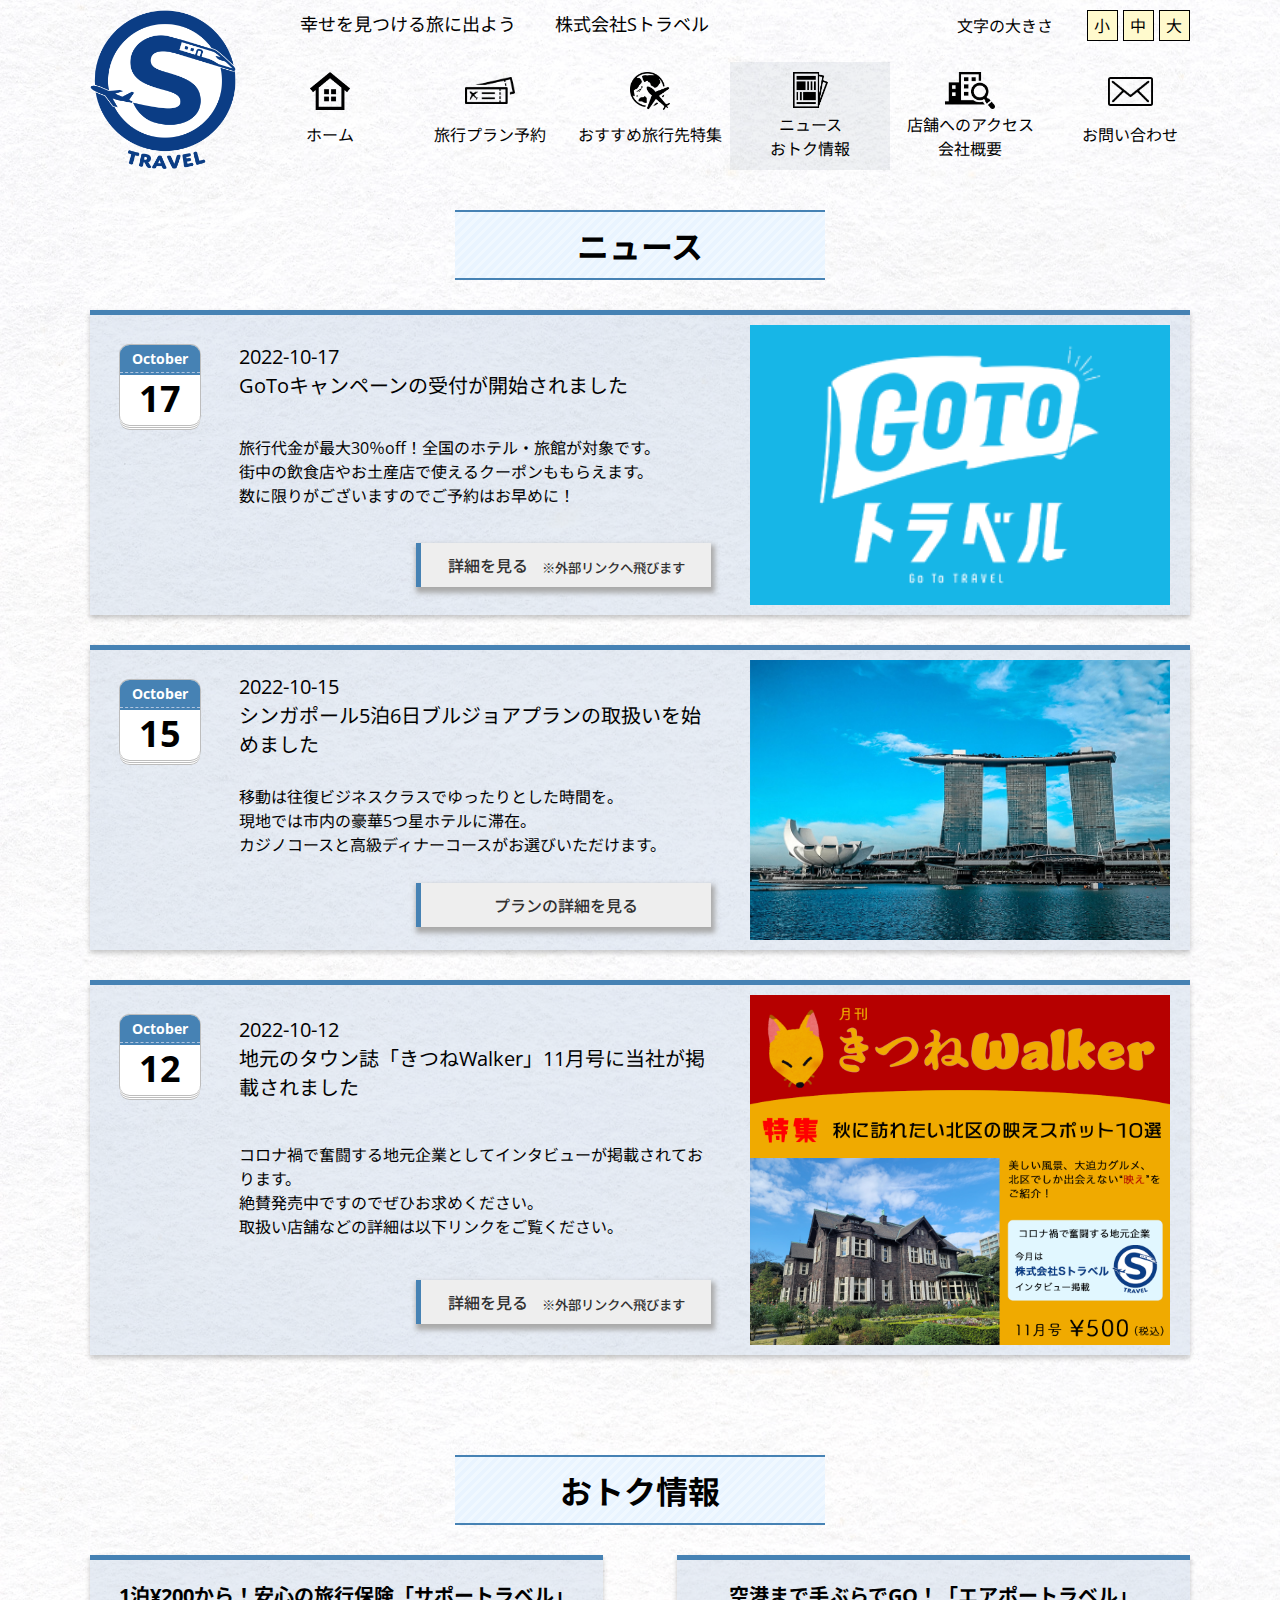
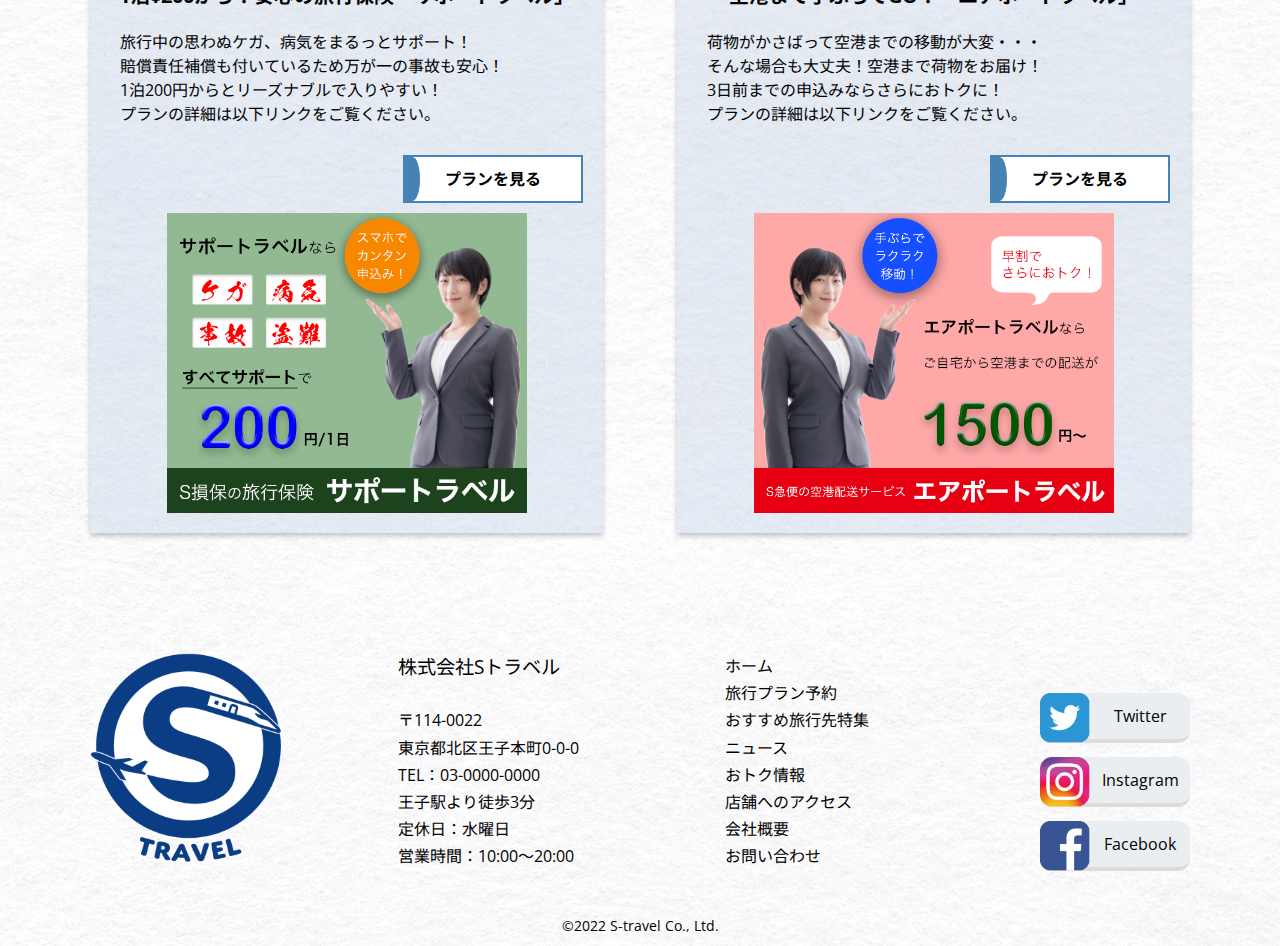
<file: news/index.html>
<!DOCTYPE html>
<html lang="ja">

<head>
    <meta charset="UTF-8">
    <meta name="viewport" content="width=device-width, initial-scale=1.0">
    <title>ニュース・おトク情報 ｜ Sトラベル</title>
    <link rel="stylesheet" href="../assets/css/common.css">
    <link rel="stylesheet" href="../assets/css/news.css">
    <link rel="icon" href="../favicon.ico">
    <!-- google fontsここから -->
    <!-- noto sans & open sans -->
    <link rel="preconnect" href="https://fonts.googleapis.com">
    <link rel="preconnect" href="https://fonts.gstatic.com" crossorigin>
    <link href="https://fonts.googleapis.com/css2?family=Noto+Sans+JP&display=swap" rel="stylesheet">
    <link href="https://fonts.googleapis.com/css2?family=Open+Sans&text=0123456789&display=swap" rel="stylesheet">
    <!-- google fontsここまで -->
    <script src="../assets/js/jquery-3.6.1.min.js"></script>
    <script src="../assets/js/common.js"></script>
    <script src="../assets/js/news.js"></script>
</head>

<body>
    <header>
        <div class="bg">
            <div class="inner">
                <!-- ハンバーガーメニュー -->
                <div class="openbtn">
                    <div class="openbtn-area"><span></span><span></span><span></span></div>
                </div>

                <div class="ds_f jc_sb">
                    <!-- logo -->
                    <div class="header_logo"><a href="../index.html"><img src="../assets/images/S-travel.png"
                                alt="Sトラベル"></a></div>


                    <div class="header_content ds_f">
                        <div class="header_word ds_f jc_sb">
                            <p>幸せを見つける旅に出よう</p>
                            <p class="s_travel">株式会社Sトラベル</p>
                            <ul class="size_btn ds_f">
                                <li>文字の大きさ</li>
                                <li><a href="#">小</a></li>
                                <li><a href="#">中</a></li>
                                <li><a href="#">大</a></li>
                            </ul>
                        </div>
                        <!-- nav -->
                        <nav id="g-nav">
                            <ul class="ta_c">
                                <li><a href="../index.html">ホーム</a></li>
                                <li><a href="../plan/index.html">旅行プラン予約</a>
                                    <ul>
                                        <li><a href="../plan/index.html#domestic">国内</a></li>
                                        <li><a href="../plan/index.html#overseas">海外</a></li>
                                    </ul>
                                </li>
                                <li><a href="../feature/index.html">おすすめ旅行先特集</a>
                                    <ul>
                                        <li><a href="../feature/index.html#domestic">国内</a></li>
                                        <li><a href="../feature/index.html#overseas">海外</a></li>
                                    </ul>
                                </li>
                                <li><a href="#">ニュース<br>おトク情報</a>
                                    <ul>
                                        <li><a href="../news/index.html#news">ニュース</a></li>
                                        <li><a href="../news/index.html#value">おトク情報</a></li>
                                    </ul>
                                </li>
                                <li><a href="../about/index.html">店舗へのアクセス<br>会社概要</a>
                                    <ul>
                                        <li><a href="../about/index.html#access">店舗へのアクセス</a></li>
                                        <li><a href="../about/index.html#company">会社概要</a></li>
                                    </ul>
                                </li>
                                <li><a href="../contact/index.html">お問い合わせ</a></li>
                            </ul>
                        </nav>
                    </div>
                </div>
            </div>
        </div>
    </header>
    <!-- ここまで共通 -->

    <main>
        <!-- innerここから -->
        <div class="inner">
            <h1 id="news" class="ta_c">ニュース</h1>
            <div>
                <!-- ニュース1 -->
                <div id="news1" class="news ds_f jc_sb">

                    <time datetime="2022-10-17" class="icon">
                        <em>October</em>
                        <span>17</span>
                    </time>

                    <a class="modal img_sp" href="../assets/images/GoTo.png"><img src="../assets/images/GoTo.png" alt="GoToバナー"></a>

                    <div class="news_article ds_f">
                        <dl>
                            <dt><time datetime="2022-10-17">2022-10-17</time></dt>
                            <dd>GoToキャンペーンの受付が開始されました</dd>
                        </dl>
                        <p>
                            旅行代金が最大30％off！全国のホテル・旅館が対象です。
                            <br>街中の飲食店やお土産店で使えるクーポンももらえます。
                            <br>数に限りがございますのでご予約はお早めに！
                        </p>

                        <div class="news_btn">
                            <a href="#">詳細を見る
                                <small>※外部リンクへ飛びます</small>
                            </a>
                        </div>

                    </div>

                    <a class="modal img_pc" href="../assets/images/GoTo.png"><img src="../assets/images/GoTo.png" alt="GoToバナー"></a>
                </div>

                <!-- ニュース2 -->
                <div id="news2" class="news ds_f jc_sb">

                    <time datetime="2022-10-15" class="icon">
                        <em>October</em>
                        <span>15</span>
                    </time>

                    <a class="modal img_sp" href="../assets/images/singapore.jpg"><img src="../assets/images/singapore.jpg" alt="シンガポール"></a>

                    <div class="news_article ds_f">
                        <dl>
                            <dt><time datetime="2022-10-15">2022-10-15</time></dt>
                            <dd>シンガポール5泊6日ブルジョアプランの取扱いを始めました</dd>
                        </dl>
                        <p>
                            移動は往復ビジネスクラスでゆったりとした時間を。
                            <br>現地では市内の豪華5つ星ホテルに滞在。
                            <br>カジノコースと高級ディナーコースがお選びいただけます。
                        </p>

                        <div class="news_btn">
                            <a href="#">プランの詳細を見る</a>
                        </div>

                    </div>

                    <a class="modal img_pc" href="../assets/images/singapore.jpg"><img src="../assets/images/singapore.jpg" alt="シンガポール"></a>
                </div>

                <!-- ニュース3 -->
                <div id="news3" class="news ds_f jc_sb">

                    <time datetime="2022-10-12" class="icon">
                        <em>October</em>
                        <span>12</span>
                    </time>

                    <a class="modal img_sp" href="../assets/images/kitsune_banner.png"><img src="../assets/images/kitsune_banner.png" alt="きつねWalker"></a>

                    <div class="news_article ds_f">
                        <dl>
                            <dt><time datetime="2022-10-12">2022-10-12</time></dt>
                            <dd>地元のタウン誌「きつねWalker」11月号に当社が掲載されました</dd>
                        </dl>
                        <p>
                            コロナ禍で奮闘する地元企業としてインタビューが掲載されております。
                            <br>絶賛発売中ですのでぜひお求めください。
                            <br>取扱い店舗などの詳細は以下リンクをご覧ください。
                        </p>

                        <div class="news_btn">
                            <a href="#">詳細を見る
                                <small>※外部リンクへ飛びます</small>
                            </a>
                        </div>

                    </div>

                    <a class="modal img_pc" href="../assets/images/kitsune_banner.png"><img src="../assets/images/kitsune_banner.png" alt="きつねWalker"></a>
                </div>
            </div>

            <h1 id="value" class="ta_c">おトク情報</h1>
            <div class="ds_f jc_sb">
                <!-- おトク情報1 -->
                <div class="value jc_sb">
                    <h2>1泊&yen;200から！安心の旅行保険「サポートラベル」</h2>
                    <p>
                        旅行中の思わぬケガ、病気をまるっとサポート！
                        <br>賠償責任補償も付いているため万が一の事故も安心！
                        <br>1泊200円からとリーズナブルで入りやすい！
                        <br>プランの詳細は以下リンクをご覧ください。
                    </p>

                    <div class="value_btn">
                        <a href="#" class="btn btn-border">プランを見る</a>
                    </div>
                    <a class="modal" href="../assets/images/insurance_banner.png"><img src="../assets/images/insurance_banner.png" alt="旅行保険"></a>
                </div>

                <!-- おトク情報2 -->
                <div class="value jc_sb">
                    <h2>空港まで手ぶらでGO！「エアポートラベル」</h2>
                    <p>
                        荷物がかさばって空港までの移動が大変・・・
                        <br>そんな場合も大丈夫！空港まで荷物をお届け！
                        <br>3日前までの申込みならさらにおトクに！
                        <br>プランの詳細は以下リンクをご覧ください。
                    </p>

                    <div class="value_btn">
                        <a href="#" class="btn btn-border">プランを見る</a>
                    </div>
                    <a class="modal" href="../assets/images/delivery_banner.png"><img src="../assets/images/delivery_banner.png" alt="旅行保険"></a>
                </div>

            </div>
        </div>
        <!-- innerここまで -->
    </main>

    <!-- ここから共通 -->
    <footer id="footer">
        <div class="ds_f jc_sb inner">

            <!-- footer_logo -->
            <div class="footer_logo"><a href="../index.html"><img src="../assets/images/S-travel.png" alt="Sトラベル"></a>
            </div>

            <!-- 会社情報 -->
            <address class="footer_address">
                <span>株式会社Sトラベル</span>
                <br>〒114-0022
                <br>東京都北区王子本町0-0-0
                <br>TEL：<a tabindex="-1">03-0000-0000</a>
                <br>王子駅より徒歩3分
                <br>定休日：水曜日
                <br>営業時間：10:00～20:00
            </address>


            <!-- footer_nav -->
            <ul class="footer_nav">
                <li><a href="../index.html">ホーム</a></li>
                <li><a href="../plan/index.html">旅行プラン予約</a></li>
                <li><a href="../feature/index.html">おすすめ旅行先特集</a></li>
                <li><a href="../news/index.html#news">ニュース</a></li>
                <li><a href="../news/index.html#value">おトク情報</a></li>
                <li><a href="../about/index.html">店舗へのアクセス</a></li>
                <li><a href="../about/index.html#company">会社概要</a></li>
                <li><a href="../contact/index.html">お問い合わせ</a></li>
            </ul>

            <!-- SNS_icon -->
            <ul class="sns ds_f">
                <li>
                    <a href="https://twitter.com/" class="sns_btn ds_f">
                        <div class="btn_icon twitter"></div>
                        <div class="btn_text">Twitter</div>
                    </a>
                </li>

                <li>
                    <a href="https://www.instagram.com/" class="sns_btn ds_f">
                        <div class="btn_icon instagram"></div>
                        <div class="btn_text">Instagram</div>
                    </a>
                </li>

                <li>
                    <a href="https://www.facebook.com/" class="sns_btn ds_f">
                        <div class="btn_icon facebook"></div>
                        <div class="btn_text">Facebook</div>
                    </a>
                </li>
            </ul>

            <!-- SNS_icon_SP -->
            <ul class="sns_sp ds_f">
                <li><a href="https://twitter.com/">
                        <div class="btn_icon twitter"></div>
                    </a></li>

                <li><a href="https://www.instagram.com/">
                        <div class="btn_icon instagram"></div>
                    </a></li>

                <li><a href="https://www.facebook.com/">
                        <div class="btn_icon facebook"></div>
                    </a></li>
            </ul>

            <!-- TOPへ戻る -->
            <div id="page-top">
                <a href="#">
                    <ul class="ds_f jc_sb">
                        <li>TOPへ</li>
                        <li>戻る</li>
                    </ul>
                </a>
            </div>
        </div>
        <p class="copy ta_c">&copy;2022 S-travel Co., Ltd.</p>
    </footer>
</body>

</html>
</file>
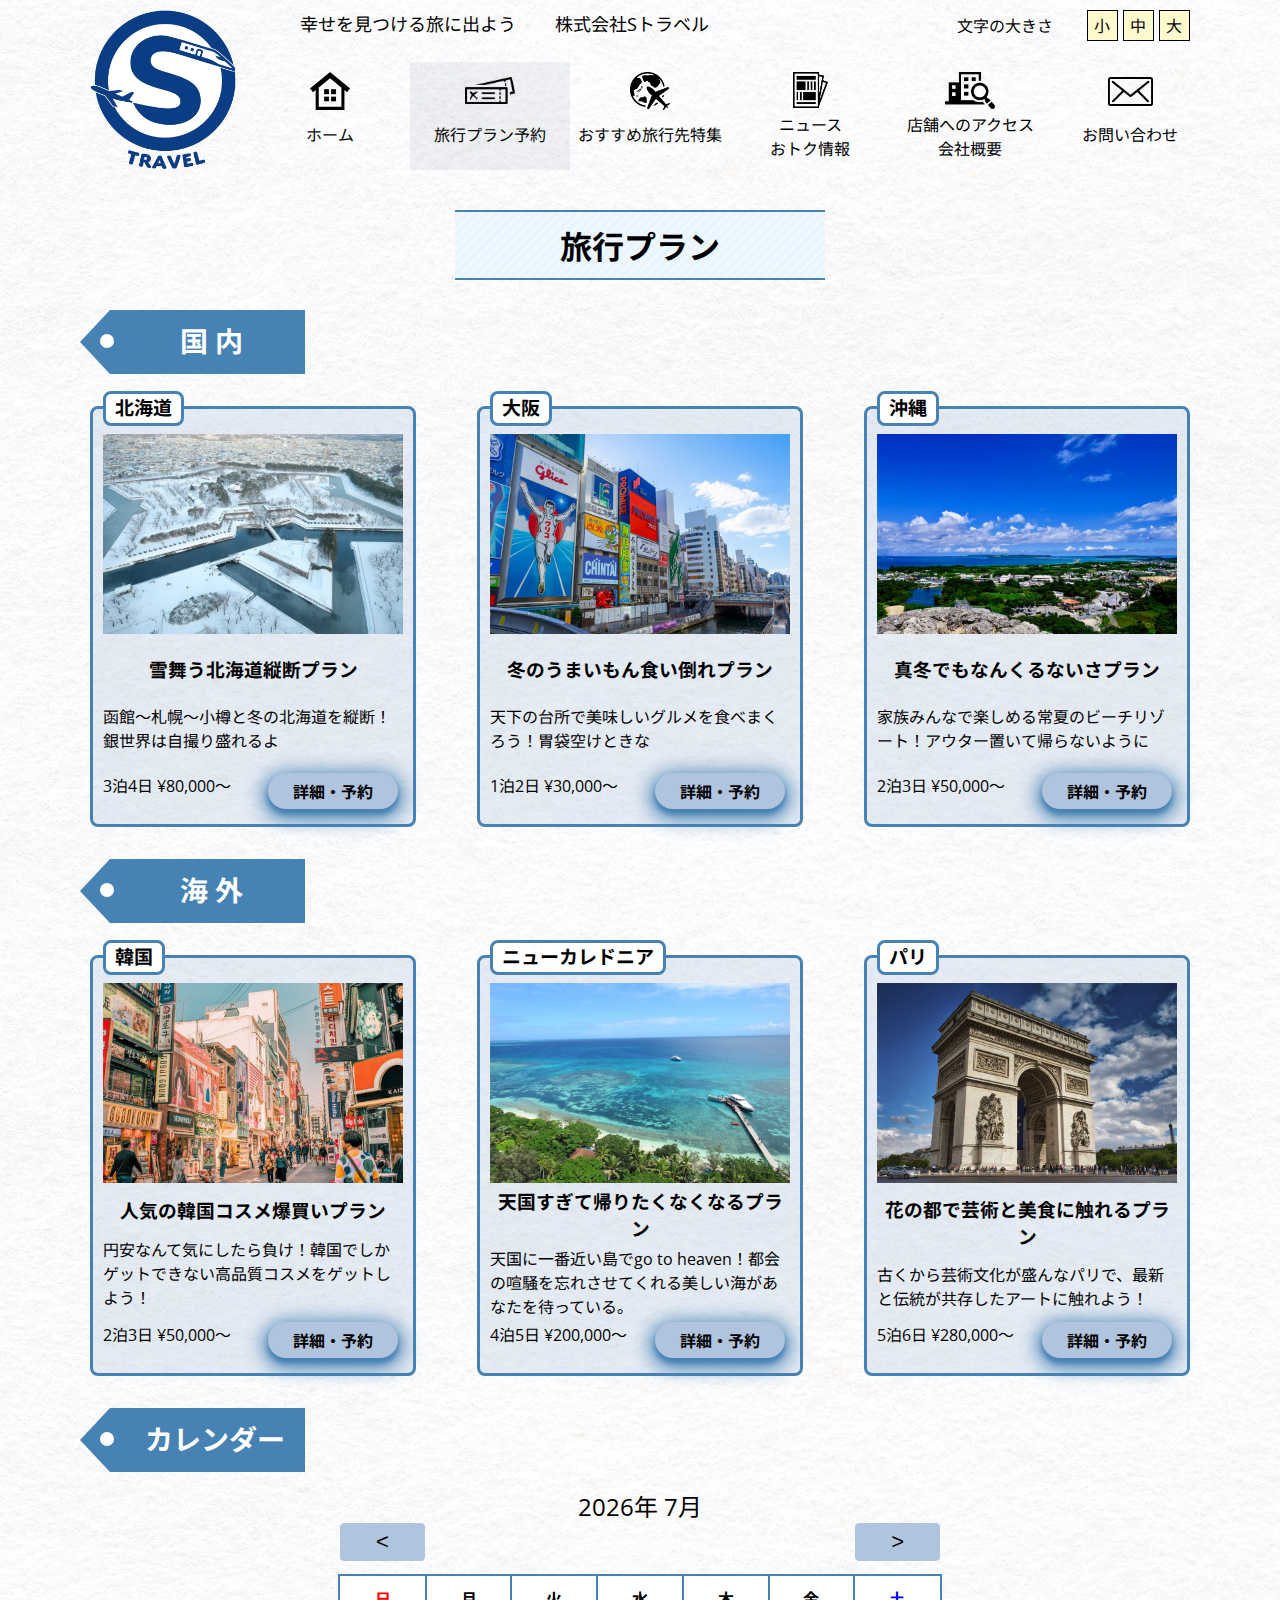
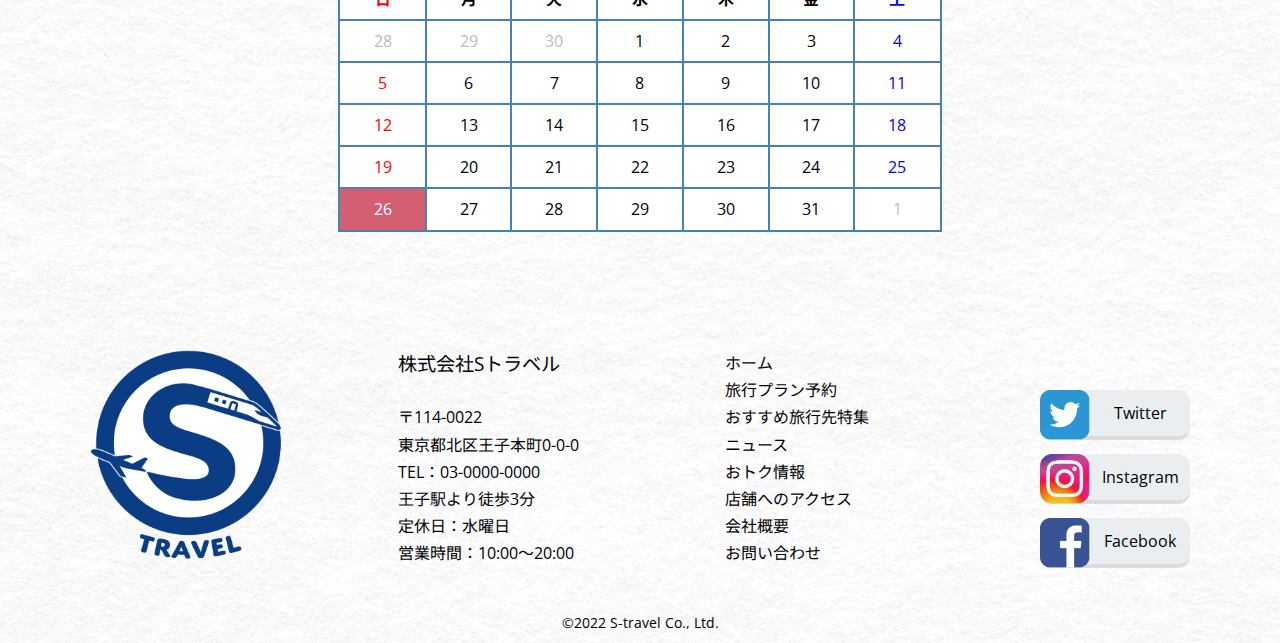
<file: plan/index.html>
<!DOCTYPE html>
<html lang="ja">

<head>
    <meta charset="UTF-8">
    <meta name="viewport" content="width=device-width, initial-scale=1.0">
    <title>旅行プラン予約 ｜ Sトラベル</title>
    <link rel="stylesheet" href="../assets/css/common.css">
    <link rel="stylesheet" href="../assets/css/plan.css">
    <link rel="icon" href="../favicon.ico">
    <!-- google fontsここから -->
    <!-- noto sans & open sans -->
    <link rel="preconnect" href="https://fonts.googleapis.com">
    <link rel="preconnect" href="https://fonts.gstatic.com" crossorigin>
    <link href="https://fonts.googleapis.com/css2?family=Noto+Sans+JP&display=swap" rel="stylesheet">
    <link href="https://fonts.googleapis.com/css2?family=Open+Sans&text=0123456789&display=swap" rel="stylesheet">
    <!-- google fontsここまで -->
    <script src="../assets/js/jquery-3.6.1.min.js"></script>
    <script src="../assets/js/common.js"></script>
    <script src="../assets/js/plan.js"></script>
</head>

<body>
    <header>
        <div class="bg">
            <div class="inner">
                <!-- ハンバーガーメニュー -->
                <div class="openbtn">
                    <div class="openbtn-area"><span></span><span></span><span></span></div>
                </div>

                <div class="ds_f jc_sb">
                    <!-- logo -->
                    <div class="header_logo"><a href="../index.html"><img src="../assets/images/S-travel.png"
                                alt="Sトラベル"></a></div>


                    <div class="header_content ds_f">
                        <div class="header_word ds_f jc_sb">
                            <p>幸せを見つける旅に出よう</p>
                            <p class="s_travel">株式会社Sトラベル</p>
                            <ul class="size_btn ds_f">
                                <li>文字の大きさ</li>
                                <li><a href="#">小</a></li>
                                <li><a href="#">中</a></li>
                                <li><a href="#">大</a></li>
                            </ul>
                        </div>
                        <!-- nav -->
                        <nav id="g-nav">
                            <ul class="ta_c">
                                <li><a href="../index.html">ホーム</a></li>
                                <li><a href="#">旅行プラン予約</a>
                                    <ul>
                                        <li><a href="../plan/index.html#domestic">国内</a></li>
                                        <li><a href="../plan/index.html#overseas">海外</a></li>
                                    </ul>
                                </li>
                                <li><a href="../feature/index.html">おすすめ旅行先特集</a>
                                    <ul>
                                        <li><a href="../feature/index.html#domestic">国内</a></li>
                                        <li><a href="../feature/index.html#overseas">海外</a></li>
                                    </ul>
                                </li>
                                <li><a href="../news/index.html">ニュース<br>おトク情報</a>
                                    <ul>
                                        <li><a href="../news/index.html#news">ニュース</a></li>
                                        <li><a href="../news/index.html#value">おトク情報</a></li>
                                    </ul>
                                </li>
                                <li><a href="../about/index.html">店舗へのアクセス<br>会社概要</a>
                                    <ul>
                                        <li><a href="../about/index.html#access">店舗へのアクセス</a></li>
                                        <li><a href="../about/index.html#company">会社概要</a></li>
                                    </ul>
                                </li>
                                <li><a href="../contact/index.html">お問い合わせ</a></li>
                            </ul>
                        </nav>
                    </div>
                </div>
            </div>
        </div>
    </header>
    <!-- ここまで共通 -->

    <main>
        <!-- innerここから -->
        <div class="inner">
            <h1 class="ta_c">旅行プラン</h1>

            <h2 id="domestic">国内</h2>
            <div class="ds_f jc_sb">
                <div class="plan ds_f jc_sb">
                    <span class="city">北海道</span>
                    <img src="../assets/images/hakodate.jpg" alt="五稜郭">
                    <h3>雪舞う北海道縦断プラン</h3>
                    <p>函館～札幌～小樽と冬の北海道を縦断！銀世界は自撮り盛れるよ</p>
                    <div class="ds_f jc_sb">
                        <p>3泊4日 &yen;80,000～</p>
                        <div class="reserve_btn">
                            <a href="#">詳細・予約</a>
                        </div>
                    </div>
                </div>

                <div class="plan ds_f jc_sb">
                    <span class="city">大阪</span>
                    <img src="../assets/images/osaka.jpg" alt="道頓堀">
                    <h3>冬のうまいもん食い倒れプラン</h3>
                    <p>天下の台所で美味しいグルメを食べまくろう！胃袋空けときな</p>
                    <div class="ds_f jc_sb">
                        <p>1泊2日 &yen;30,000～</p>
                        <div class="reserve_btn">
                            <a href="#">詳細・予約</a>
                        </div>
                    </div>
                </div>

                <div class="plan ds_f jc_sb">
                    <span class="city">沖縄</span>
                    <img src="../assets/images/okinawa.jpg" alt="沖縄の風景">
                    <h3>真冬でもなんくるないさプラン</h3>
                    <p>家族みんなで楽しめる常夏のビーチリゾート！アウター置いて帰らないように</p>
                    <div class="ds_f jc_sb">
                        <p>2泊3日 &yen;50,000～</p>
                        <div class="reserve_btn">
                            <a href="#">詳細・予約</a>
                        </div>
                    </div>
                </div>
            </div>

            <h2 id="overseas">海外</h2>
            <div class="ds_f jc_sb">
                <div class="plan ds_f jc_sb">
                    <span class="city">韓国</span>
                    <img src="../assets/images/korea.jpg" alt="ソウルの街並み">
                    <h3>人気の韓国コスメ爆買いプラン</h3>
                    <p>円安なんて気にしたら負け！韓国でしかゲットできない高品質コスメをゲットしよう！</p>
                    <div class="ds_f jc_sb">
                        <p>2泊3日 &yen;50,000～</p>
                        <div class="reserve_btn">
                            <a href="#">詳細・予約</a>
                        </div>
                    </div>
                </div>

                <div class="plan ds_f jc_sb">
                    <span class="city">ニューカレドニア</span>
                    <img src="../assets/images/newcaledonia.jpg" alt="ニューカレドニアのビーチ">
                    <h3>天国すぎて帰りたくなくなるプラン</h3>
                    <p>天国に一番近い島でgo to heaven！都会の喧騒を忘れさせてくれる美しい海があなたを待っている。</p>
                    <div class="ds_f jc_sb">
                        <p>4泊5日 &yen;200,000～</p>
                        <div class="reserve_btn">
                            <a href="#">詳細・予約</a>
                        </div>
                    </div>
                </div>

                <div class="plan ds_f jc_sb">
                    <span class="city">パリ</span>
                    <img src="../assets/images/paris.jpg" alt="凱旋門">
                    <h3>花の都で芸術と美食に触れるプラン</h3>
                    <p>古くから芸術文化が盛んなパリで、最新と伝統が共存したアートに触れよう！</p>
                    <div class="ds_f jc_sb">
                        <p>5泊6日 &yen;280,000～</p>
                        <div class="reserve_btn">
                            <a href="#">詳細・予約</a>
                        </div>
                    </div>
                </div>
            </div>

            <!-- カレンダー -->
            <h2>カレンダー</h2>
            <div class="wrapper">
                <!-- xxxx年xx月を表示 -->
                <div id="header"></div>

                <!-- ボタンクリックで月移動 -->
                <div id="next-prev-button">
                    <button id="prev" onclick="prev()">&lt;</button>
                    <button id="next" onclick="next()">&gt;</button>
                </div>

                <!-- カレンダー -->
                <div id="calendar"></div>
            </div>

            <!-- innerここまで -->
        </div>
    </main>

    <!-- ここから共通 -->
    <footer id="footer">
        <div class="ds_f jc_sb inner">

            <!-- footer_logo -->
            <div class="footer_logo"><a href="../index.html"><img src="../assets/images/S-travel.png" alt="Sトラベル"></a>
            </div>

            <!-- 会社情報 -->
            <address class="footer_address">
                <span>株式会社Sトラベル</span>
                <br>〒114-0022
                <br>東京都北区王子本町0-0-0
                <br>TEL：<a tabindex="-1">03-0000-0000</a>
                <br>王子駅より徒歩3分
                <br>定休日：水曜日
                <br>営業時間：10:00～20:00
            </address>


            <!-- footer_nav -->
            <ul class="footer_nav">
                <li><a href="../index.html">ホーム</a></li>
                <li><a href="#">旅行プラン予約</a></li>
                <li><a href="../feature/index.html">おすすめ旅行先特集</a></li>
                <li><a href="../news/index.html">ニュース</a></li>
                <li><a href="../news/index.html#value">おトク情報</a></li>
                <li><a href="../about/index.html">店舗へのアクセス</a></li>
                <li><a href="../about/index.html#company">会社概要</a></li>
                <li><a href="../contact/index.html">お問い合わせ</a></li>
            </ul>

            <!-- SNS_icon -->
            <ul class="sns ds_f">
                <li>
                    <a href="https://twitter.com/" class="sns_btn ds_f">
                        <div class="btn_icon twitter"></div>
                        <div class="btn_text">Twitter</div>
                    </a>
                </li>

                <li>
                    <a href="https://www.instagram.com/" class="sns_btn ds_f">
                        <div class="btn_icon instagram"></div>
                        <div class="btn_text">Instagram</div>
                    </a>
                </li>

                <li>
                    <a href="https://www.facebook.com/" class="sns_btn ds_f">
                        <div class="btn_icon facebook"></div>
                        <div class="btn_text">Facebook</div>
                    </a>
                </li>
            </ul>

            <!-- SNS_icon_SP -->
            <ul class="sns_sp ds_f">
                <li><a href="https://twitter.com/">
                        <div class="btn_icon twitter"></div>
                    </a></li>

                <li><a href="https://www.instagram.com/">
                        <div class="btn_icon instagram"></div>
                    </a></li>

                <li><a href="https://www.facebook.com/">
                        <div class="btn_icon facebook"></div>
                    </a></li>
            </ul>

            <!-- TOPへ戻る -->
            <div id="page-top">
                <a href="#">
                    <ul class="ds_f jc_sb">
                        <li>TOPへ</li>
                        <li>戻る</li>
                    </ul>
                </a>
            </div>
        </div>
        <p class="copy ta_c">&copy;2022 S-travel Co., Ltd.</p>
    </footer>
</body>

</html>
</file>
<file: assets/css/top.css>
@charset "UTF-8";

/*
nav>ul>li:nth-of-type(1){
    background-color: rgba(112, 128, 144, 0.1);
}
*/

/* main */
main .inner{
    padding-top: 360px;
}

@media screen and (max-width:640px){
    main .inner{
    padding-top: 140px;
    }


    
}
</file>
<file: assets/css/about.css>
@charset "UTF-8";

/* nav現在地 */
nav>ul>li:nth-of-type(5){
    background-color: rgba(112, 128, 144, 0.1);
}


.access{
    position: relative;
    margin: 30px auto 100px;
    padding: 20px 30px;
    /*width: 90%;  ボックス幅 */
    background-color: rgba(176,196,222,0.3); /* ボックス背景色 */

    border: 2px solid #000; /* 枠線 */
    box-shadow: 1px 1px 1px #acacac; /* 影の色 */
}
.company{
    position: relative;
    margin: 30px auto;
    padding: 20px 30px;
    /*width: 90%;  ボックス幅 */
    background-color: rgba(176,196,222,0.3); /* ボックス背景色 */
    border: 2px solid #000; /* 枠線 */
    box-shadow: 1px 1px 1px #acacac; /* 影の色 */
}

.access::before,
.company::before{
    position: absolute;
    content: '';
    top: -15px;
    right: 10px;
    height: 55px;
    width: 15px;
    border: 3px solid #555555; /*クリップ色 */
    background-color: none;
    border-radius: 12px;
    box-shadow: 1px 1px 2px #999;
    transform: rotate(10deg);
    z-index: 1;
}

.access::after,
.company::after{
    position: absolute;
    content: '';
    top: 0px;
    width: 10px; 
    right: 20px;
    border: solid 5px rgba(176,196,222,0); /*背景色と同じ色にする*/
    z-index: 2;
}
/**/

/**/
.access img{
    height: 300px;
    object-fit: contain;
}
.access iframe{
    width: 100%;
    height: 400px;
}
.company img{
    height: 300px;
    object-fit: contain;
    margin: auto 0;
}
.access address{
    width: 50%;
    font-size: 1.25em;
    line-height: 2em;
}
.company .company_section{
    width: 65%;
    font-size: 1.25em;
}
.company .company_section dl{
    margin: 10px 0 10px 2em;
}
.company .company_section dt{
    float: left;
    width: 120px;
}
.company .company_section dd{
    margin-left: 120px;
}
.company .company_section .break{
    margin-top: 1.5em;
    line-height: 1.5em;
}
.company .company_section .name{
    justify-content: flex-end;
    margin-top: 30px;
}
.company .company_section .name li:first-of-type{
    margin: auto 30px auto 0;
}
.company .company_section .name img{
    height: 100px;
}


/* レスポンシブここから */
@media screen and (max-width:640px) {

    nav>ul>li:nth-of-type(5){
        background-color: rgba(112, 128, 144, 0);
    }

    /* acceess */
    .access{
        width: 90vw;
        margin: 30px auto;
        padding: 20px;
        box-sizing: border-box;
    }
    .access img{
        height: auto;
    }
    .access address{
        width: 100%;
        font-size: 1.1em;
        margin: 20px 0;
        line-height: 1.7em;
    }
    .access address span{
        font-size: 0.9em;
    }
    .access iframe{
        height: 300px;
    }

    /* company */
    .company{
        width: 90vw;
        margin: 30px auto;
        padding: 20px 15px 15px 20px;
        box-sizing: border-box;
    }
    .company img{
        height: 150px;
        margin: 0 auto 20px;
        display: block;
    }
    .company .company_section {
        width: 100%;
        font-size: 1.1em;
    }
    .company .company_section dl {
        margin: 10px 0 10px 0;
    }
    .company .company_section dt {
        width: 110px;
    }
    .company .company_section .name img {
        height: 70px;
        margin: 0 0 0 auto;
    }
/* レスポンシブここまで */
}
</file>
<file: assets/css/contact.css>
@charset "UTF-8";

/* nav現在地 */
nav>ul>li:nth-of-type(6){
  background-color: rgba(112, 128, 144, 0.1);
}

/* 枠線 */
.contact {
  border: 2px solid #000;
}

/* パンくずリストここから */
.breadcrumb {
  flex-wrap: wrap;
  margin-left: 60px;
  margin-bottom: 10px;
}
.breadcrumb li:not(:last-of-type)::after {
  content: "»";
  margin: 0 .6em; /* 記号の左右の余白 */
  color: #777; /* 記号の色 */
}
.breadcrumb li span{
  color: blue;
}
/* パンくずリストここまで */

/**/
.contact {
  background-color: rgba(176,196,222,0.3);
  box-shadow: 0 0 15px rgba(0, 0, 0, 0.2);
  width: 90%;
  margin: 0 auto;
  padding-bottom: 20px;
  height: 630px;
}

#tabMenu1_1,
#tabMenu1_2{
  font-size: 22px;
}

/* ラジオボタンは非表示 */
.tab_radio,
.plan_select{
  display: none;
}

/* タブのデザイン */
.tab_menu1{
  display: block;
  float: left;
  width: calc(100%/2);
  text-align: center;
  padding: 10px 0;
  background-color: rgba(255, 255, 255, 0.5);
  border-bottom: 3px solid #b0c4de;
  font-size: 1.375em;
}
.tab_menu1:hover {
  opacity: 0.8;
}
.tab_menu2{
  display: inline-block;
  border: 2px solid #000;
  border-radius: 4px;
  padding: 1px 10px;
  margin: 0 10px 5px 0;
  background-color: #fff;
}

/* コンテンツを非表示にしておく */
.tab-content-item {
  display: none;
  padding: 30px 15% 0;
  overflow: hidden;
  min-height: 460px;
}

/* ラジオボタンがチェックされたら、コンテンツを表示 */
#tab1_1:checked~#tab_content1_1,
#tab1_2:checked~#tab_content1_2,
#tab2_1:checked~#plan_select1,
#tab2_2:checked~#plan_select2{
  display: block;
}

/* ラジオボタンがチェックされたら、タブの色を変える */
#tab1_1:checked~#tab_menu1_1,
#tab1_2:checked~#tab_menu1_2{
  background-color: #b0c4de;
}
#tab2_1:checked~#tab_menu2_1,
#tab2_2:checked~#tab_menu2_2{
  background-color: #b0c4de;
}

/* 配置調整 */
form dt,
form p{
  float: left;
  clear: left;
  width: 250px;
  font-size: 1.25em;
}
form dd,
.plan_select{
  margin-left: 250px;
}

form dt,
form p,
form dd{
  height: 60px;
}
form .plan_section{
  height: 100px;
}

form dd span{
  padding-left: 10px;
  color: #708090;
  display: inline-block;
  line-height: 30px;
}

input,
select,
textarea{
  padding: 3px 5px;
  transition: 0.3s;
  letter-spacing: 1px;
  border: 2px solid #000;
  border-radius: 4px;
  width: 400px;
  font-family: 'Open Sans','Noto Sans JP', sans-serif;
}

input{
  box-sizing: border-box;
  height: 30px;
  margin-right: 10px;
}
select{
  height: 30px;
  margin-right: 6px;
}
textarea{
  box-sizing: border-box;
  resize: none;
  width: 400px;
  height: 100px;
  margin-right: 6px;
}

.number_select{
  width: 190px;
}
.number_select:first-of-type{
  margin-right: 16px;
}

/*カーソル合わせたとき*/
input:focus,
select:focus,
textarea:focus{
	border: 2px solid #da3c41;
	outline: none;
}

/*placeholder*/
::placeholder{
  color: #bbb;
  font-family: 'Open Sans','Noto Sans JP', sans-serif;
}

/*必須*/
form dd::after,
.plan_select::after{
  content: "必須";
}

form .kana::after{
  content: "";
}

/*送信ボタン*/

.btn-real {
  text-decoration: none;
  color: rgba(152, 152, 152, 0.43);/*アイコン色*/
  width: 80px;
  height: 80px;
  line-height: 80px;
  border-radius: 50%;
  text-align: center;
  overflow: hidden;
  font-weight: bold;
  background-image: linear-gradient(#e8e8e8 0%, #d6d6d6 100%);
  text-shadow: 1px 1px 1px rgba(255, 255, 255, 0.66);
  box-shadow: inset 0 0px 0 rgb(255 255 255 / 50%), 0 4px 10px 3px rgb(0 0 0 / 19%);
  border-bottom: solid 2px #b5b5b5;
  margin: 0 auto;
  position: relative;
}
.btn-real input {
  border: 0;
  padding: 0;
  margin: 0;
  background-color: transparent;
  width: 80px;
  height: 80px;
  position: absolute;
  left: 1px;
  top: 1px;
  font-size: 1.25em;
  color: #000;
}
input[type="submit"] {
  -webkit-appearance: none;
}

.btn-real:active {
  /*押したとき*/
  box-shadow: inset 0 1px 0 rgba(255,255,255,0.5), 0 2px 2px rgba(0, 0, 0, 0.19);
  border-bottom: none;
}


/* レスポンシブここから */
@media screen and (max-width:640px) {

  nav>ul>li:nth-of-type(6){
    background-color: rgba(112, 128, 144, 0);
  }

  .contact{
    height: auto;
  }
  .breadcrumb {
    flex-wrap: wrap;
    margin-left: 25px;
    margin-bottom: 10px;
    display: flex;
  }
  .tab-content-item {
    padding: 30px 4vw 0 7vw;
    min-height: 660px;
  }

  form dt{
    float: none;
    clear: none;
    height: 35px;
  }
  form dd{
    margin-left: 0;
  }
  form p{
    height: 35px;
    width: 280px;
  }

  input, select, textarea {
    width: 82%;
    padding: 3px 5px;
  }
  form .plan_section {
    height: auto;
  }
  .plan_select{
    margin-left: 0;
    height: 60px;
  }
  .number_select {
    width: 38%;
  }
  select{
    margin-right: 5px;
  }


/* レスポンシブここまで */
}
</file>
<file: assets/css/feature.css>
@charset "UTF-8";

/* nav現在地 */
nav>ul>li:nth-of-type(3){
    background-color: rgba(112, 128, 144, 0.1);
}

/* 見出し */
h2{
    position: relative;
    display: inline-block;
    width: 150px;
    height: 40px;
    padding: 10px 15px 14px 50px;
    color: #fff;
    border-radius: 100vh 0 0 100vh;
    background: #4682b4;
    text-align: center;
    font-size: 1.75em;
    letter-spacing: 0.25em;
}

h2:before {
    position: absolute;
    top: calc(50% - 7px);
    left: 10px;
    width: 14px;
    height: 14px;
    content: '';
    border-radius: 50%;
    background: #fff;
}

/* 旅行プランのbox */
.plan {
    position: relative;
    margin: 55px 0;
    padding: 10px;
    border: solid 3px #4682b4;
    border-radius: 0 6px 6px;
    background-color: rgba(176,196,222,0.3);
}
.plan .city {
    position: absolute;
    display: inline-block;
    top: -36px;
    left: -3px;
    padding: 3px 15px;
    height: 30px;
    line-height: 30px;
    font-size: 1.25em;
    background: #4682b4;
    color: #fff;
    font-weight: bold;
    border-radius: 6px 6px 0 0;
}

.plan p {
    margin: 0; 
    padding: 0;
}

.plan img{
    width: 45%;
    height: 300px;
    object-fit: cover;
}

.plan .feature_article{
    width: 51%;
    flex-direction: column;
    margin-top: 15px;
}

.plan h3{
    text-align: center;
}

/* feature_btnここから */
.feature_btn a {
    background: #b0c4de;
    position: relative;
    display: flex;
    justify-content: space-around;
    align-items: center;
    margin-left: auto;
    padding: 10px 15px;
    transition: 0.3s ease-in-out;
    font-weight: bold;
    max-width: 200px;
    box-sizing: border-box;
}
.feature_btn a::before {
  content: '';
  position: absolute;
  top: -5px;
  left: -5px;
  width: calc(100% - 4px);
  height: calc(100% - 4px);
  border: 2px solid #4682b4;
  transition: 0.2s;
}

.feature_btn a::after {
  content: '';
  width: 5px;
  height: 5px;
  border-top: 3px solid #333333;
  border-right: 3px solid #333333;
  transform: rotate(45deg);
}

.feature_btn a:hover::before {
    top: 0;
    left: 0;
}

.feature_btn a:hover {
    background-color: #4682b4;
}

.feature_btn a:active{
    color: #fff;
    background-color: #708090;
    transition: 0ms;
}

.feature_btn a:active::before{
    border-color: #708090;
}

.feature_btn a:active::after{
    border-color: #fff;
}
/* feature_btnここまで */


/* レスポンシブここから */
@media screen and (max-width:640px) {

    nav>ul>li:nth-of-type(3){
        background-color: rgba(112, 128, 144, 0);
    }

    h2{
        margin-left: 25px;
    }

    .plan {
        margin: 55px auto;
        width: 90vw;
        height: auto;
        padding: 15px 10px 15px;
        box-sizing: border-box;
        display: flex;
        flex-direction: column;
    }
    .plan img {
        display: block;
        margin: 0 auto;
        width: 100%;
        height: auto;
    }
    .plan .feature_article {
        width: 100%;
        flex-direction: column;
        margin-top: 15px;
    }
    .plan p{
        margin-bottom: 3vh;
    }
    .feature_btn{
        margin-top: 10px;
    }

    /* カレンダー */
    .wrapper{
        width: 90vw;
    }


/* レスポンシブここまで */
}
</file>
<file: assets/css/news.css>
@charset "UTF-8";

/* nav現在地 */
nav>ul>li:nth-of-type(4){
    background-color: rgba(112, 128, 144, 0.1);
}

/* モーダルウィンドウここから */
.modal{
    width: 40%;
    height: auto;
}
.modal_bg{
    position: fixed;
    left: 0;
    top: 0;
    height: 100%;
    width: 100%;
    background-color: rgba(0, 0, 0, 0.4);
    z-index: 5;
}
.modal_photo{
    position: fixed;
    top: -12%;
    left: -3%;
    right: 0;
    bottom: 0;
    margin: auto;
    width: 56vw;
    height: 33vw;
    z-index: 10;
}
/* モーダルウィンドウここまで */

/* newsのbox */
.news{
    padding: 10px 20px 10px 30px;
    margin: 30px 0;
    color: #000;
    background: rgba(176,196,222,0.3);
    border-top: solid 5px #4682b4;
    box-shadow: 0 3px 5px rgba(0, 0, 0, 0.22);
}

.news img{
    width: 100%;
    height: auto;
    object-fit: contain;
}
.news .img_sp{
    display: none;
}

.news .news_article{
    width: 45%;
    flex-direction: column;
    justify-content: space-around;
}

.news .news_article dl{
    font-size: 1.25em;
}

.news h3{
    text-align: center;
}


/* news_btnここから */
.news_btn a {
    background: #eee;
    position: relative;
    display: flex;
    justify-content: space-around;
    align-items: end;
    margin-left: auto;
    max-width: 250px;
    padding: 10px 20px;
    color: #313131;
    transition: 0.3s ease-in-out;
    font-weight: 500;
    z-index:0;
    border-left: solid 5px #4682b4;
    box-shadow: 2px 4px 5px 2px #aaa;
}
.news_btn a:before {
    content: "";
    position: absolute;
    top: 0;
    bottom: 0;
    width: 0;
    display: block;
    background: #4682b4;
    transition: .3s;
    left:0;
}
.news_btn a:hover {
    color: #FFF;
}
.news_btn a:hover:before {
    width: 100%;
    z-index: -1;
}
/* news_btnここまで */

/* カレンダーiconここから */
time.icon{
  font-size: 1em; /* change icon size */
  position: relative;
  width: 80px;
  height: 80px;
  background-color: #fff;
  border-radius: 0.6em;
  box-shadow: 0 1px 0 #bdbdbd, 0 2px 0 #fff, 0 3px 0 #bdbdbd, 0 4px 0 #fff, 0 5px 0 #bdbdbd, 0 0 0 1px #bdbdbd;
  overflow: hidden;
  margin-top: 20px;
}

time.icon *{
  display: block;
  width: 100%;
  font-size: 1em;
  font-weight: bold;
  font-style: normal;
  text-align: center;
}

time.icon em{
  position: absolute;
  top: 0;
  color: #fff;
  background-color: #4682b4;
  border-bottom: 1px dashed #b0c4de;
  box-shadow: 0 2px 0 #4682b4;
  font-size: 14px;
  padding: 4px 0;
}

time.icon span{
  font-size: 36px;
  padding-top: 0.8em;
}
/* カレンダーiconここまで */

#value{
    margin-top: 100px;
}

/* valueのboxここから */
.value{
    padding: 20px;
    margin: 0;
    color: #000;
    background: rgba(176,196,222,0.3);
    border-top: solid 5px #4682b4;
    box-shadow: 0 3px 5px rgba(0, 0, 0, 0.22);
    width: 43%;
}

.value img{
    width: 100%;
    height: 300px;
    object-fit: contain;
}

.value .news_article{
    width: 45%;
    flex-direction: column;
    justify-content: space-around;
}

.value .news_article dl{
    font-size: 1.25em;
}

.value h2{
    text-align: center;
    font-size: 1.25em;
}

.value p{
    margin: 20px 10px;
}
/* valueのboxここまで */

/* value_btnここから */
.value_btn{
    text-align: right;
}

.value_btn a{
    font-weight: 700;
    line-height: 1.5;
    position: relative;
    display: inline-block;
    padding: 10px 40px;
    cursor: pointer;
    user-select: none;
    transition: all 0.3s;

    border: 2px solid #4682b4;
    border-radius: 0;
    background: #fff;
    transform-style: preserve-3d;
    margin: 10px 0;
}

.value_btn a:before {
    position: absolute;
    top: 0;
    left: 0;
    width: 15px;
    height: 100%;
    content: '';
    transition: all .3s;
    transform: translateX(0) translateY(0);
    border-radius: 0 50% 50% 0;
    background: #4682b4;
}

.value_btn a:hover:before {
    line-height: 30px;
    width: 30px;
    height: 30px;
    content: " ";
    background-image: url(../images/finger.png);
    background-repeat: no-repeat;
    background-size: 22px auto;
    background-position: center;
    transform: translateX(540%) translateY(.5rem);
    border-radius: 50%;
}
/* value_btnここまで */

/* レスポンシブここから */
@media screen and (max-width:640px) {

    nav>ul>li:nth-of-type(4){
        background-color: rgba(112, 128, 144, 0);
    }

    /* news */
    .news{
        padding: 0 15px 20px 15px;
        margin: 30px auto 0;
        width: 90vw;
        display: flex;
        flex-direction: column;
        box-sizing: border-box;
        position: relative;
    }

    time.icon {
        margin-top: 25px;
        margin-left: 10px;
    }

    .news .img_pc{
        display: none;
    }
    .news .img_sp{
        display: block;
        position: absolute;
        right: 20px;
        top: 25px
    }

    .news .news_article {
        width: 100%;
    }
    .news .news_article dl {
        margin: 40px 0 20px;
    }

    .news_btn{
        margin-top: 15px;
    }

    /* value */
    #value{
        margin-top: 50px;
    }
    .value{
    width: 90vw;
    margin: 30px auto 0;
    box-sizing: border-box;
    padding: 20px 10px;
    }

    #openbtn{
        position: fixed;
    }

    /**/
    .modal{
        width: 50%;
    }
    .modal_photo{
        width: 100vw;
        height: 30vh;
    }
/* レスポンシブここまで */
}
</file>
<file: assets/css/plan.css>
@charset "UTF-8";

/* nav現在地 */
nav>ul>li:nth-of-type(2){
    background-color: rgba(112, 128, 144, 0.1);
}

/* 見出し */
h2{
    position: relative;
    display: inline-block;
    width: 150px;
    height: 40px;
    margin-left: 20px;
    padding: 10px 15px 14px 30px;
    color: #fff;
    background: #4682b4;
    text-align: center;
    font-size: 1.75em;
    letter-spacing: 0.25em; 
}
h2:last-of-type{
    letter-spacing: 0;
}

h2:before{
    position: absolute;
    top: 0;
    left: -30px;
    content: '';
    border-width: 32px 30px 32px 0;
    border-style: solid;
    border-color: transparent #4682b4 transparent transparent;
}

h2:after{
    position: absolute;
    top: 38%;
    left: -10px;
    width: 14px;
    height: 14px;
    content: '';
    border-radius: 50%;
    background: #fff;
}

/* 旅行プランのbox */
.plan {
    position: relative;
    margin: 2em 0;
    padding: 25px 10px 10px;
    border: solid 3px #4682b4;
    border-radius: 8px;
    width: 300px;
    height: 380px;
    background-color: rgba(176,196,222,0.3);
    flex-flow: column;
}
.plan .city {
    position: absolute;
    display: inline-block;
    top: -18px;
    left: 10px;
    padding: 5px 9px;
    line-height: 1;
    font-size: 1.1875em;
    background: #fff;
    color: #000;
    font-weight: bold;
    border: solid 3px #4682b4;
    border-radius: 8px;
}

.plan p {
    margin: 0; 
    padding: 0;
}

.plan img{
    width: 300px;
    height: 200px;
    object-fit: cover;
}

.plan h3{
    text-align: center;
}

/* reserve_btnここから */
.reserve_btn a {
    display: inline-block;
    text-align: center;
    margin-left: auto;
    margin-bottom: 5px;
    margin-right: 5px;
    width: 90px;
    padding: 6px 20px;
    transition: 0.3s ease-in-out;
    font-weight: bold;
    border-radius: 100px;
    background: #b0c4de;
    box-shadow: 0 5px 5px #4682b4, 0 5px 20px 5px #4682b4;
}
.reserve_btn a:hover{
    background: #4682b4;
    box-shadow: 0 5px 5px #708090, 0 5px 15px 2px #708090;
}

.reserve_btn a:active{
    background:#708090;
    box-shadow: 0 5px 5px #b0c4de, 0 5px 10px 1px #b0c4de;
    color: #fff;
}
/* reserve_btnここまで */

/* カレンダーここから */
/*全体*/
.wrapper{
    max-width: 600px;
    margin: 0 auto;
}
#header {
    text-align: center;
    font-size: 1.5em;
    width: 100%;
    margin: 1rem 0 0;
}

/*カレンダー*/
#calendar {
    text-align: center;
    width: 100%;
}
table {
    outline: 2px solid #4682b4;
    border-collapse: collapse;
    width: 100%;
    background-color: #fff;
}
th {
    color: #000;
}
th, td {
    outline: 1px solid #4682b4;
    padding-top: 10px;
    padding-bottom: 10px;
    text-align: center;
}
/*日曜日・祝日*/
th:first-child,
td:first-child{
    color: red;
}
/*土曜日*/
th:last-child,
td:last-child {
    color: blue;
}
/*前後月の日付*/
td.disabled {
    color: #bbb;
}
/*本日*/
td.today {
    background-color: #D65E72;
    color: #fff;
}

/*ボタン*/
#next-prev-button {
    position: relative;
}
#next-prev-button button{
    cursor: pointer;
    background: #b0c4de;
    color: #000;
    border: 1px solid #b0c4de;
    border-radius: 4px;
    font-size: 1.375em;
    padding: 5px 35px;
    margin-bottom: 15px;
}
#next-prev-button button:hover{
    background-color: #4682b4;
    border-color: #4682b4;
}
#prev {
    float: left;
}
#next {
    float: right;
}
/* カレンダーここまで */


/* レスポンシブここから */
@media screen and (max-width:640px) {

    nav>ul>li:nth-of-type(2){
        background-color: rgba(112, 128, 144, 0);
    }

    h2{
        margin-left: 50px;
    }

    .plan {
        margin: 30px auto;
        width: 90vw;
        height: auto;
        display: flex;
        padding: 25px 15px 15px;
        box-sizing: border-box;
    }
    .plan img {
        display: block;
        margin: 0 auto;
    }
    .reserve_btn{
        text-align: end;
    }



    /* カレンダー */
    .wrapper{
        width: 90vw;
    }


/* レスポンシブここまで */
}
</file>
<file: assets/css/common.css>
@charset "UTF-8";

/* reset */
body,h1,h2,h3,h4,h5,h6,p,ol,ul,dl,dd,input,textarea{
    margin: 0;
    padding: 0;
    list-style: none;
}

img{
    vertical-align: bottom;
}

a{
    text-decoration: none;
    color: #000;
}

address{
    font-style: normal;
}

/* 共通 */
.ds_f{
    display: flex;
}

.jc_sb{
    justify-content: space-between;
}

.ta_c{
    text-align: center;
}

html{
    font-size: 1em;
}

body{
    font-family: 'Open Sans','Noto Sans JP', sans-serif;
    background-image: url(../images/bg.jpg);
    background-color: rgba(255, 255, 255, 0.5);
    background-blend-mode: lighten;
}

.inner{
    max-width: 1100px;
    margin: 0 auto;
}

/* header */
header .bg{
    padding: 10px 0 10px;
    width: 100%;
}

header h1{
    font-size: 16px;
    margin-bottom: 5px;
    font-weight: normal;
}

.header_logo{
    text-align: center;
}

.header_logo img{
    height: 160px;
    width: auto;
}

.header_content{
    flex-flow: column;
    justify-content: space-between;
}

.header_content p{
    font-size: 1.125em;
}

.header_content p:first-of-type{
    margin-left: 50px;
}

.header_content p:last-of-type{
    margin-left: 20px;
}

/* 文字サイズ変更ボタンここから */
.size_btn{
    margin-left: 230px;
}
.font_small{
    font-size: 0.9em;
}
.font_medium{
    font-size: 1em;
}
.font_large{
    font-size: 1.1em;
}
.size_btn li:first-of-type{
    padding: 3px 0;
    margin-right: 5px;
    width: 120px;
}
.size_btn li:not(:first-of-type){
    border: 1px solid #000;
    margin-left: 5px;
    padding: 2px 6px;
    background-color: lemonchiffon;
    width: 17px;
    height: 25px;
}
/* 文字サイズ変更ボタンここまで */

/* nav */
nav{
    margin-top: auto;
    z-index: 1;
}

nav>ul{
    display: table;
    margin-top: 10px;
    margin-right: -20px;
}

nav ul li{
    display: table-cell;
    width: 160px;
    height: 100px;
    vertical-align: middle;
    background-repeat: no-repeat;
}

nav>ul>li:nth-of-type(1){/*home*/
    background-image: url(../images/home.png);
    background-size: 40px auto;
    background-position: 50% 10px;
}
nav>ul>li:nth-of-type(2){/*ticket*/
    background-image: url(../images/ticket.png);
    background-size: 50px auto;
    background-position: 50% 15px;
}
nav>ul>li:nth-of-type(3){/*earth*/
    background-image: url(../images/earth.png);
    background-size: 40px auto;
    background-position: 50% 10px;
}
nav>ul>li:nth-of-type(4){/*news*/
    background-image: url(../images/news.png);
    background-size: 35px auto;
    background-position: 50% 10px;
}
nav>ul>li:nth-of-type(5){/*office*/
    background-image: url(../images/office.png);
    background-size: 50px auto;
    background-position: 50% 10px;
}
nav>ul>li:nth-of-type(6){/*mail*/
    background-image: url(../images/mail.png);
    background-size: 45px auto;
    background-position: 50% 15px;
}

nav>ul>li a{
    display: block;
    width: 100%;
    height: 100%;
    padding: 60px 0 20px;
    box-sizing: border-box;
}

nav>ul>li:nth-child(4) a,
nav>ul>li:nth-child(5) a{
    padding: 50px 0 10px;
}

/* navのhover */
nav li:hover{
    transform: translateY(5px);
    transition: 0.3s;
    box-shadow: 0 -2px 6px rgba(0, 0, 0, 0.3);
}

/**/
nav ul ul{
    display: none;
}
nav ul>li:hover ul{
    display: block;
    position: absolute;
    height: 100%;
    background: linear-gradient(to bottom, rgba(255,255,255,1) 0%, rgba(255,255,255,1) 60%, rgba(176,196,222,0) 60%, rgba(255,255,255,0) 100%);
}
nav ul>li:hover ul li {
    display: block;
    height: auto;
    background-color: #fff;
    box-sizing: border-box;
    border-top: 1px solid #ccc;
}
nav ul>li:hover ul li:nth-of-type(1):hover{
    border-top: none;
}
nav ul>li:hover ul li:nth-of-type(1):hover+li:nth-of-type(2){
    margin-top: 1px;
}

nav ul>li:hover ul li a{
    padding: 10px 0;
    height: 100%;
}

/* main_visual */
.main_visual{
    margin: 0 auto;
}

.main_visual img{
    width: calc(100vW - 17px);
    max-width: 2000px;
    height: 700px;
    object-fit: cover;
    object-position: 0 100%;
}

.main_visual .slide ul{
    position: relative;
}

.main_visual .slide li{
    position: absolute;
}

.main_visual .sample{
    position: absolute;
    left: 8%;
    top: 260px;
    width: 500px;
    height: 300px;
}

/* main */
main h1{
    width: 350px;
    margin: 30px auto 30px;
    text-align: center;
    padding: 10px;
    border-top: solid 2px #4682b4;
    border-bottom: solid 2px #4682b4;
    background: repeating-linear-gradient(-45deg, #f0f8ff, #f0f8ff 3px,#e9f4ff 3px, #e9f4ff 7px);
    font-size: 2em;
}

/* 見出しh1　装飾ここから */
main article h1{
    position: relative;
    border: 2px solid #000;
    border-radius: 0.5rem;
    text-align: center;
    width: 330px;
    padding: 10px;
    margin: 0 auto 30px;
    font-size: 1.5em;
}

main article h1:before,
main article h1:after{
    position: absolute;
    content: '';
    background-color: #b0c4de;
}

main article h1:before{
    top: -40px;
    left: calc(50% - 40px);
    width: 80px;
    height: 80px;
    border: 2px solid #000;
    border-radius: 50%;
}

main article h1:after{
    top: 0;
    left: 0;
    width: 100%;
    height: 100%;
    border-radius: 0.5rem;
}

main article h1 i{
    position: absolute;
    z-index: 1;
    width: 80px;
    height: 60px;
    text-align: center;

}

main article h1 span{
    position: relative;
    z-index: 1;
}

main .top_news h1 i{
    background-image: url(../images/news.png);
    background-size: 35px auto;
    background-repeat: no-repeat;
    top: -28px;
    left: 46.5%;
}

main .top_access h1 i{
    background-image: url(../images/office.png);
    background-size: 45px auto;
    background-repeat: no-repeat;
    top: -25px;
    left: 44.5%;
}
/* 見出しh1　装飾ここまで */

/* top_news */
main article{
    margin-top: 50px;
    padding: 15px 50px 30px;
    background: linear-gradient(to right, rgba(255,255,255,0) 0%, rgba(255,255,255,0) 1%, rgba(176,196,222,0.3) 1%, rgba(176,196,222,0.3) 99%, rgba(255,255,255,0) 99%, rgba(255,255,255,0) 100%);
}

main article img{
    width: 300px;
    height: auto;
}

main article section{
    margin-left: 30px;
    position: relative;
    width: 100%;
}

main article section h2{
    font-size: 1.25em;
    margin-bottom: 10px;
}

main article section p{
    font-size: 1em;
}

main .top_news2{
    margin-top: 30px;
}

/* top_access */
main .top_access address{
    font-size: 1.125em;
    line-height: 2.3;
}


/* articleの枠組みここから */
.line{
    position: relative;
    border-top: solid 2px black;
    border-bottom: solid 2px black;
}
.line:before, 
.line:after{
    content: '';
    position: absolute;
    top: -10px;
    width: 2px;
    height: calc(100% + 20px);
    background-color: black;
}
.line:before {left: 10px;}
.line:after {right: 10px;}
.line p {
    margin: 0; 
    padding: 0;
}
/* articleの枠組みここまで */

/* buttonここから */
.detail_btn{
    font-weight: bold;
    line-height: 1.5;
    position: relative;
    display: inline-block;
    cursor: pointer;
    user-select: none;
    letter-spacing: 0.1em;
    transition: all 0.3s;
}

.section_btn1{
    position: absolute;
    right: 50px;
    bottom: 10px;
}

.article_btn{
    position: relative;
    height: 70px;
}
.section_btn2{
    position: absolute;
    right: 50px;
    bottom: 0;
}

.detail_btn span {
  position: relative;
  display: block;
  padding: 10px 20px;
  border: 2px solid #000;
  border-radius: 0.5rem;
  background: #b0c4de;
}

.detail_btn:before {
  position: absolute;
  bottom: -8px;
  left: 0;
  display: block;
  width: 97%;
  height: 14px;
  content: "";
  transition: all 0.3s;
  border: 2px solid #000;
  border-top: 1px solid #000;
  border-radius: 0 0 0.5rem 0.5rem;
  background-image: repeating-linear-gradient(
    -45deg,
    #000,
    #000 1px,
    transparent 2px,
    transparent 5px
  );
  background-size: 7px 7px;
  backface-visibility: hidden;
}

.detail_btn:hover {
  transform: translate(0, 3px);
}

.detail_btn:hover:before {
  bottom: -5px;
}

.detail_btn:active {
  transform: translate(0, 7px);
}

.detail_btn:active:before {
  bottom: -1px;
}
/* buttonここまで */



/* footerここから */
footer{
    padding: 120px 0 0;
}

.footer_logo img{
    height: 210px;
    width: auto;
}

/* footer_address */
.footer_address{
    padding-right: 30px;
    line-height: 1.7rem;
}

.footer_address span{
    font-size: 1.2rem;
    display: inline-block;
    margin-bottom: 1.7rem;
}

/* footer_nav */
.footer_nav{
    width: 200px;
    line-height: 1.7rem;
}

.footer_nav li a:hover{
    text-decoration: underline;
}
.footer_nav li a:hover::before{
    content: "　";
    display: inline-block;
    width: 30px;
    height: 20px;
    background-image: url(../images/plane_icon.png);
    background-repeat: no-repeat;
    background-size: 25px auto;
    vertical-align: middle;
}

/* sns */
footer .sns{
    justify-content: space-between;
    flex-flow: column;
    margin-top: 40px;
}
footer .sns_sp{
    display: none;
}

footer .sns li{
    width: 150px;
    height: 50px;
}

footer .sns img{
    width: 50px;
    height: auto;
}

/* copyright */
footer .copy{
    margin: 40px 0 5px;
    line-height: 30px;
    font-size: 0.875em;
    box-sizing: border-box;
}

/* sns_btn */
footer .sns_btn { 
    width: 100%;
    height: 100%;
    line-height: 46px;
    background: #eaeef1;
    border-radius: 12px;
    box-sizing: border-box; 
    border-bottom: solid 4px #dcdcdc;
    transition: 0.15s;
}

footer .btn_icon {
    display: inline-block;
    width: 50px;
    height: 50px;
    background-repeat: no-repeat;
    background-size: 50px auto;
}

footer .twitter {
    background-image: url(../images/twitter_icon.png);
}
footer .instagram{
    background-image: url(../images/instagram_icon.png);
}
footer .facebook{
    background-image: url(../images/facebook_icon.png);
}

footer .btn_text {
    display: inline-block;
    width: 100px;
    height: 100%;
    text-align: center;
}

footer .sns_btn:hover {
    transform: translateY(4px);
}
footer .sns_btn:hover{
    border-bottom: none;
}
/* footerここまで */

/*リンクを右下に固定*/
#page-top {
    position: fixed;
    right: 40px;
    bottom: 0;
    background-image: url(../images/totop.png);
    background-repeat: no-repeat;
    background-size: contain;
    background-position: center;
    width: 100px;
    height: 100px;
    z-index: 2;
      /*はじめは非表示*/
    opacity: 0;
    transform: translateY(100px);
}
/*
footer #page-top a:active~#page-top{
    transform: translateY(-10px);
}
*/
footer #page-top a{
    position: absolute;
    bottom: 0;
    display: inline-block;
    width: 100%;
    height: 100%;
    text-align: center;
}

footer #page-top a ul{
    padding-top: 60px;
}
footer #page-top a li{
    margin-left: -5px;
}

  /*　上に上がる動き　*/
  
  #page-top.UpMove{
    animation: UpAnime 0.5s forwards;
  }
  @keyframes UpAnime{
    from {
      opacity: 0;
    transform: translateY(100px);
    }
    to {
      opacity: 1;
    transform: translateY(0);
    }
  }
  
  /*　下に下がる動き　*/
  
  #page-top.DownMove{
    animation: DownAnime 1s forwards;
  }
  @keyframes DownAnime{
    from {
      opacity: 1;
    transform: translateY(0);
    }
    to {
      opacity: 0;
    transform: translateY(-1000px);
    }
  }



/* レスポンシブここから */
@media screen and (max-width:640px) {
    
    /* 定型文 */
    .inner{
        width: auto;
    }
    img{
        max-width: 100%;
        height: auto;
    }

    /* 横並び解除 */
    .ds_f{
        display: block;
    }

    /* header */
    .header_logo {
        float: left;
        margin-left: 3vw;
    }
    .header_word{
        padding-top: 70px;
        margin-bottom: 40px;
    }
    .header_content p:first-of-type,
    .header_content p:last-of-type{
        margin-left: 180px;
    }

    /* 文字サイズ変更 */
    .size_btn {
        display: none;
    }

    /* nav */
    nav{
        display: none;
    }
    nav ul li{
        display: block;
        height: 60px;
        width: 200px;
    }
    nav>ul>li:nth-of-type(1),
    nav>ul>li:nth-of-type(2),
    nav>ul>li:nth-of-type(3),
    nav>ul>li:nth-of-type(4),
    nav>ul>li:nth-of-type(5),
    nav>ul>li:nth-of-type(6) {
        background-size: 30px auto;
        background-position: 0;
    }
    nav>ul>li:nth-of-type(1){/*home*/
        background-size: 31px auto;
        background-position: 3px;
    }
    nav>ul>li:nth-of-type(2){/*ticket*/
        background-size: 39px auto;
        background-position: 0;
    }
    nav>ul>li:nth-of-type(3){/*earth*/
        background-size: 30px auto;
        background-position: 4px;
    }
    nav>ul>li:nth-of-type(4){/*news*/
        background-size: 28px auto;
        background-position: 6px;
    }
    nav>ul>li:nth-of-type(5){/*office*/
        background-size: 40px auto;
        background-position: 1px;
    }
    nav>ul>li:nth-of-type(6){/*mail*/
        background-size: 33px auto;
        background-position: 4px;
    }
    #g-nav>ul>li:nth-child(4) a,
    #g-nav>ul>li:nth-child(5) a{
        padding: 5px 0 10px;
    }
    nav ul>li:hover ul{
        display: none;
    }

    /* main_visual*/
    .main_visual img{
        width: 100vw;
        height: 300px;
    }

    /* mv_banner */
    .main_visual .sample{
        width: 50vw;
        object-fit: contain;
        left: 5%;
        top: 5%;
    }

    /* navのトグルここから */
    #g-nav{
        /*position:fixed;にし、z-indexの数値を大きくして前面へ*/
        position:fixed;
        z-index: 999;
        /*ナビのスタート位置と形状*/
        top:-120%;
        left:0;
        width:100%;
        height: 100vh;/*ナビの高さ*/
        background:#b0c4de;
        /*動き*/
        transition: all 0.6s;
    }

    /*アクティブクラスがついたら位置を0に*/
    #g-nav.panelactive{
        top: 0;
    }

    /*ナビゲーションの縦スクロール*/
    #g-nav.panelactive #g-nav-list{
        /*ナビの数が増えた場合縦スクロール*/
        position: fixed;
        z-index: 999; 
        width: 100%;
        height: 100vh;/*表示する高さ*/
        overflow: auto;
        -webkit-overflow-scrolling: touch;
    }

    /*ナビゲーション*/
    #g-nav ul {
        /*ナビゲーション天地中央揃え*/
        position: absolute;
        z-index: 999;
        top: 45%;
        left:55%;
        transform: translate(-50%,-50%);
        width: 65%;
    }

    /*リストのレイアウト設定*/
    #g-nav li{
        text-align: center;
        height: 70px;
    }

    #g-nav li a{
        padding: 22px 0;
        display: block;
        text-transform: uppercase;
        letter-spacing: 0.1em;
        font-weight: bold;
        margin-left: 40px;
    }
/* navのトグルここまで */

/* ハンバーガーメニューここから */
.openbtn{
    /*
	position: relative;
    */
    position: fixed;
	background:#4682b4;
	cursor: pointer;
    width: 50px;
    height:50px;
	border-radius: 5px;
    margin-left: auto;
    margin-right: 3vw;
    float: right;
    z-index: 9999;
    right: 0;
}

/*ボタン内側*/
.openbtn .openbtn-area{
    transition: all .6s;/*アニメーションの設定*/
	width:50px;
	height:50px;
}

.openbtn span{
    display: inline-block;
    transition: all .4s;
    position: absolute;
    left: 14px;
    height: 3px;
    border-radius: 2px;
	background: #fff;
  	width: 45%;
  }

.openbtn span:nth-of-type(1) {
	top:15px;	
}

.openbtn span:nth-of-type(2) {
	top:23px;
}

.openbtn span:nth-of-type(3) {
	top:31px;
}

/*activeクラスが付与されると .openbtn-areaが360度回転し、その中の線が回転して×に*/
.openbtn.active .openbtn-area{
	transform: rotate(360deg);
}

.openbtn.active span:nth-of-type(1) {
    top: 18px;
    left: 18px;
    transform: translateY(6px) rotate(-45deg);
    width: 30%;
}

.openbtn.active span:nth-of-type(2) {
	opacity: 0;
}

.openbtn.active span:nth-of-type(3){
    top: 30px;
    left: 18px;
    transform: translateY(-6px) rotate(45deg);
    width: 30%;
}
/* ハンバーガーメニューここまで */

    /* main*/
    main h1 {
        margin: 20px auto 20px;
        width: 90vw;
    }
    /* top_news */
    main article{
        padding: 15px 30px 80px;
        background: linear-gradient(to right, rgba(255,255,255,0) 0%, rgba(255,255,255,0) 3%, rgba(176,196,222,0.3) 3%, rgba(176,196,222,0.3) 97%, rgba(255,255,255,0) 97%, rgba(255,255,255,0) 100%);
    }
    main article h1{
        width: 100%;
        margin-left: -3vw;
    }
    main article img{
        width: 100%;
        height: 300px;
        object-fit: cover;
        object-position: bottom;
    }
    main article section{
        margin-left: 0;
    }
    .section_btn1 {
        right: 0px;
        bottom: -50px;
    }
    main .top_news2 {
        margin-top: 80px;
    }
    

    /* top_access */
    main .top_access{
        padding-bottom: 30px;
    }
    main .top_access address {
        text-align: center;
        line-height: 1.5;
        font-size: 1.25em;
    }
    main .top_access iframe{
        width: 100%;
    }
    .section_btn2 {
        right: 0px;
    }

    /* totop_btn */
    footer #page-top a ul{
        display: flex;
    }
    /* footer*/
    footer{
        padding: 20px 0 0;
    }
    .footer_logo{
        margin-bottom: 20px;
        margin-left: 50px;
    }
    .footer_logo img{
        height: 110px;
    }
    .footer_address {
        float: left;
        width: 183px;
        padding-right: 0;
        margin-left: 4vw;
    }
    .footer_nav {
        float: left;
        width: 144px;
        margin-left: 5vw;
    }

    /* sns */
    footer .sns {
        display: none;
    }

    footer .sns_sp{
        clear: left;
        display: flex;
        justify-content: space-evenly;
        padding-top: 20px;
        margin: 0 20vw;
    }

    footer .sns_sp li{
        width: 50px;
        height: 50px;
    }

    footer .sns_sp img{
        width: 50px;
        height: auto;
    }

    footer .btn_icon {
        display: inline-block;
        width: 50px;
        height: 50px;
        background-repeat: no-repeat;
        background-size: 50px auto;
    }

    footer .twitter {
        background-image: url(../images/twitter_icon.png);
    }
    footer .instagram{
        background-image: url(../images/instagram_icon.png);
    }
    footer .facebook{
        background-image: url(../images/facebook_icon.png);
    }

    /* copyright */
    footer .copy {
        margin: 20px 0 5px;
        line-height: 20px;
    }
    /* レスポンシブここまで */
}
</file>
